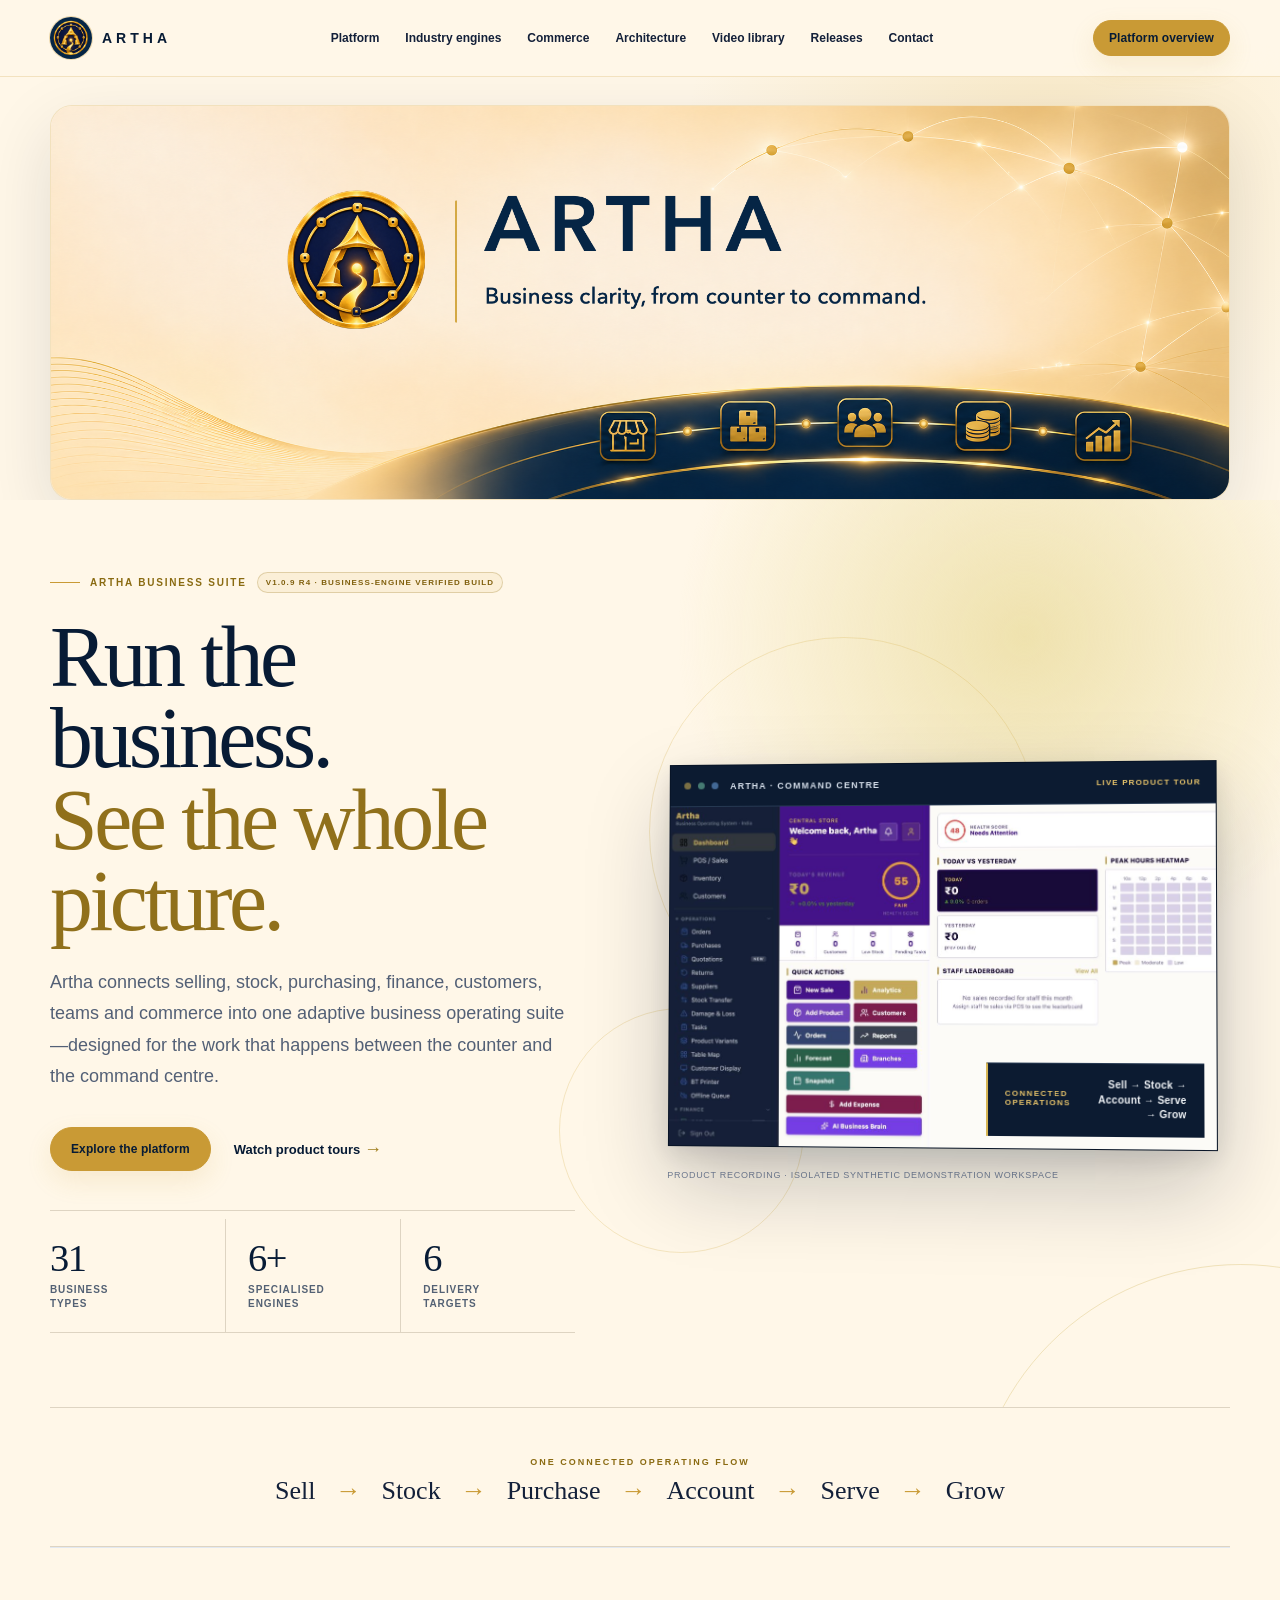
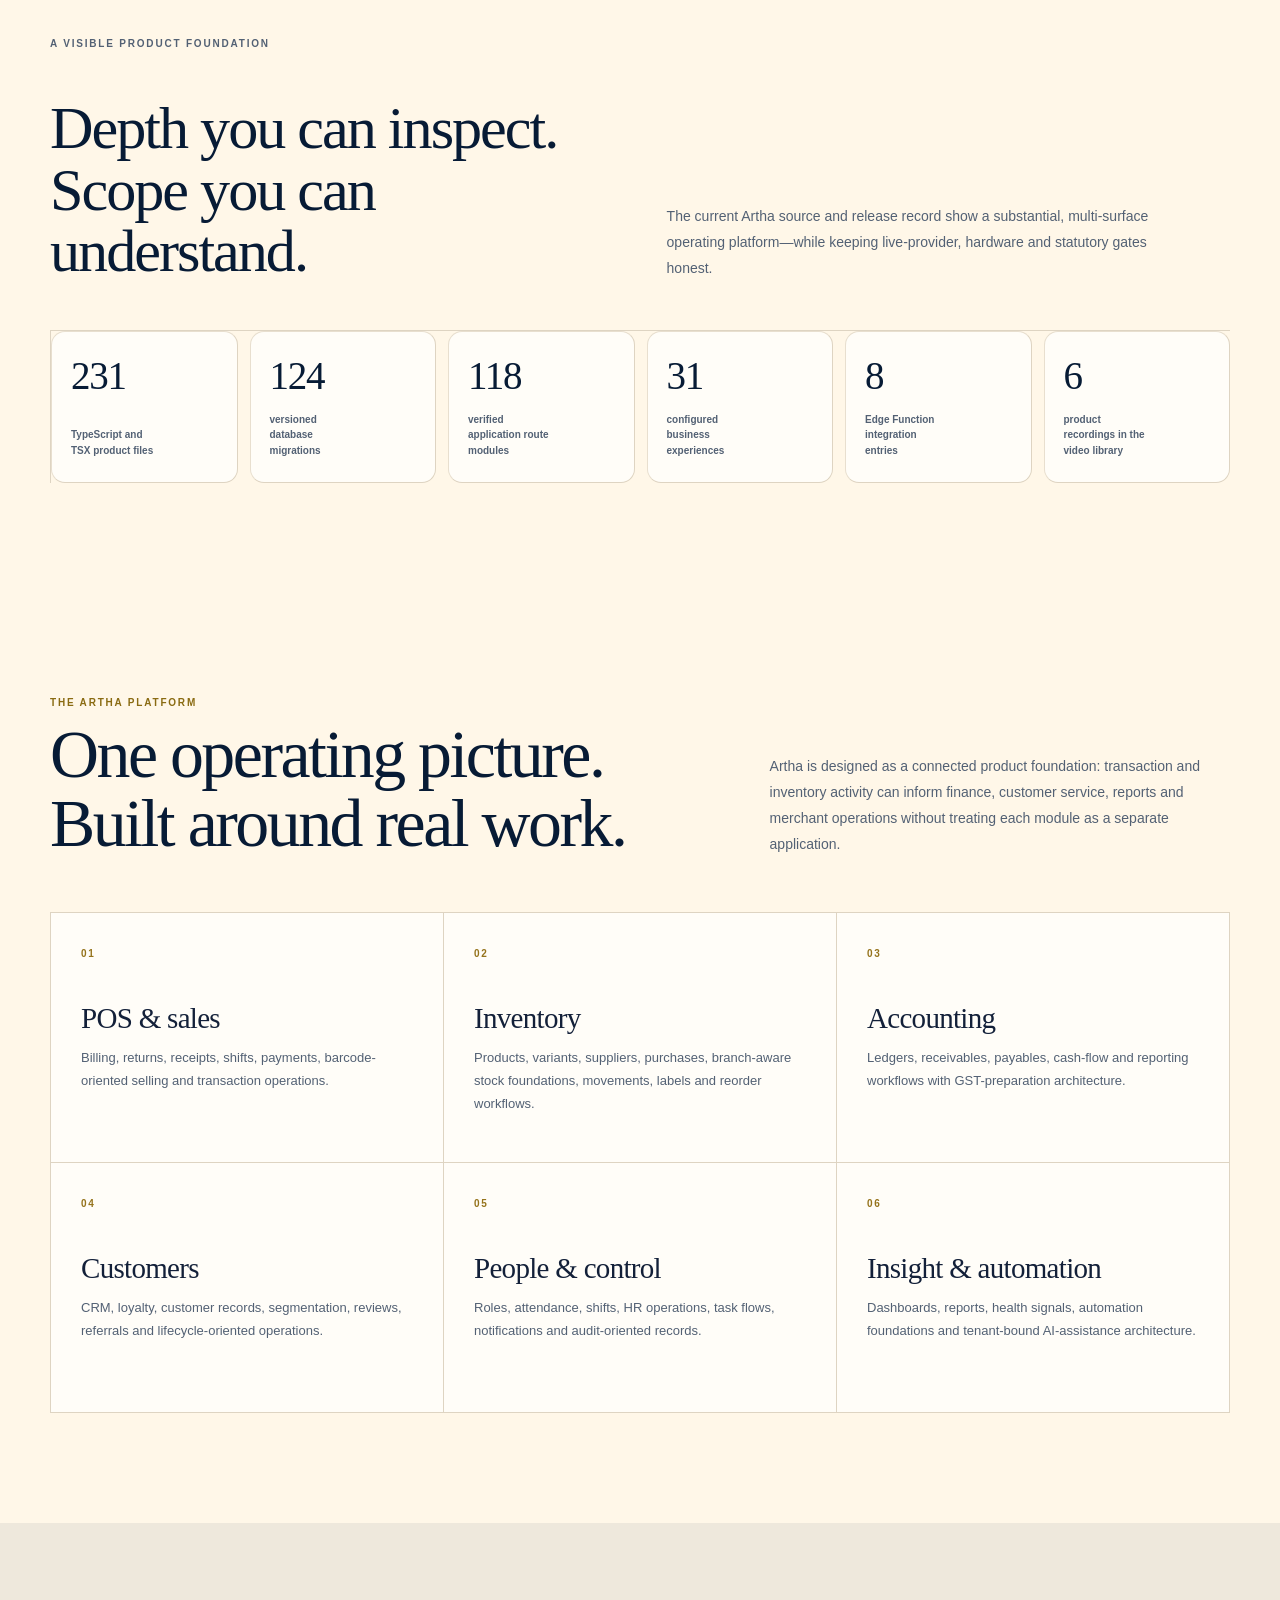
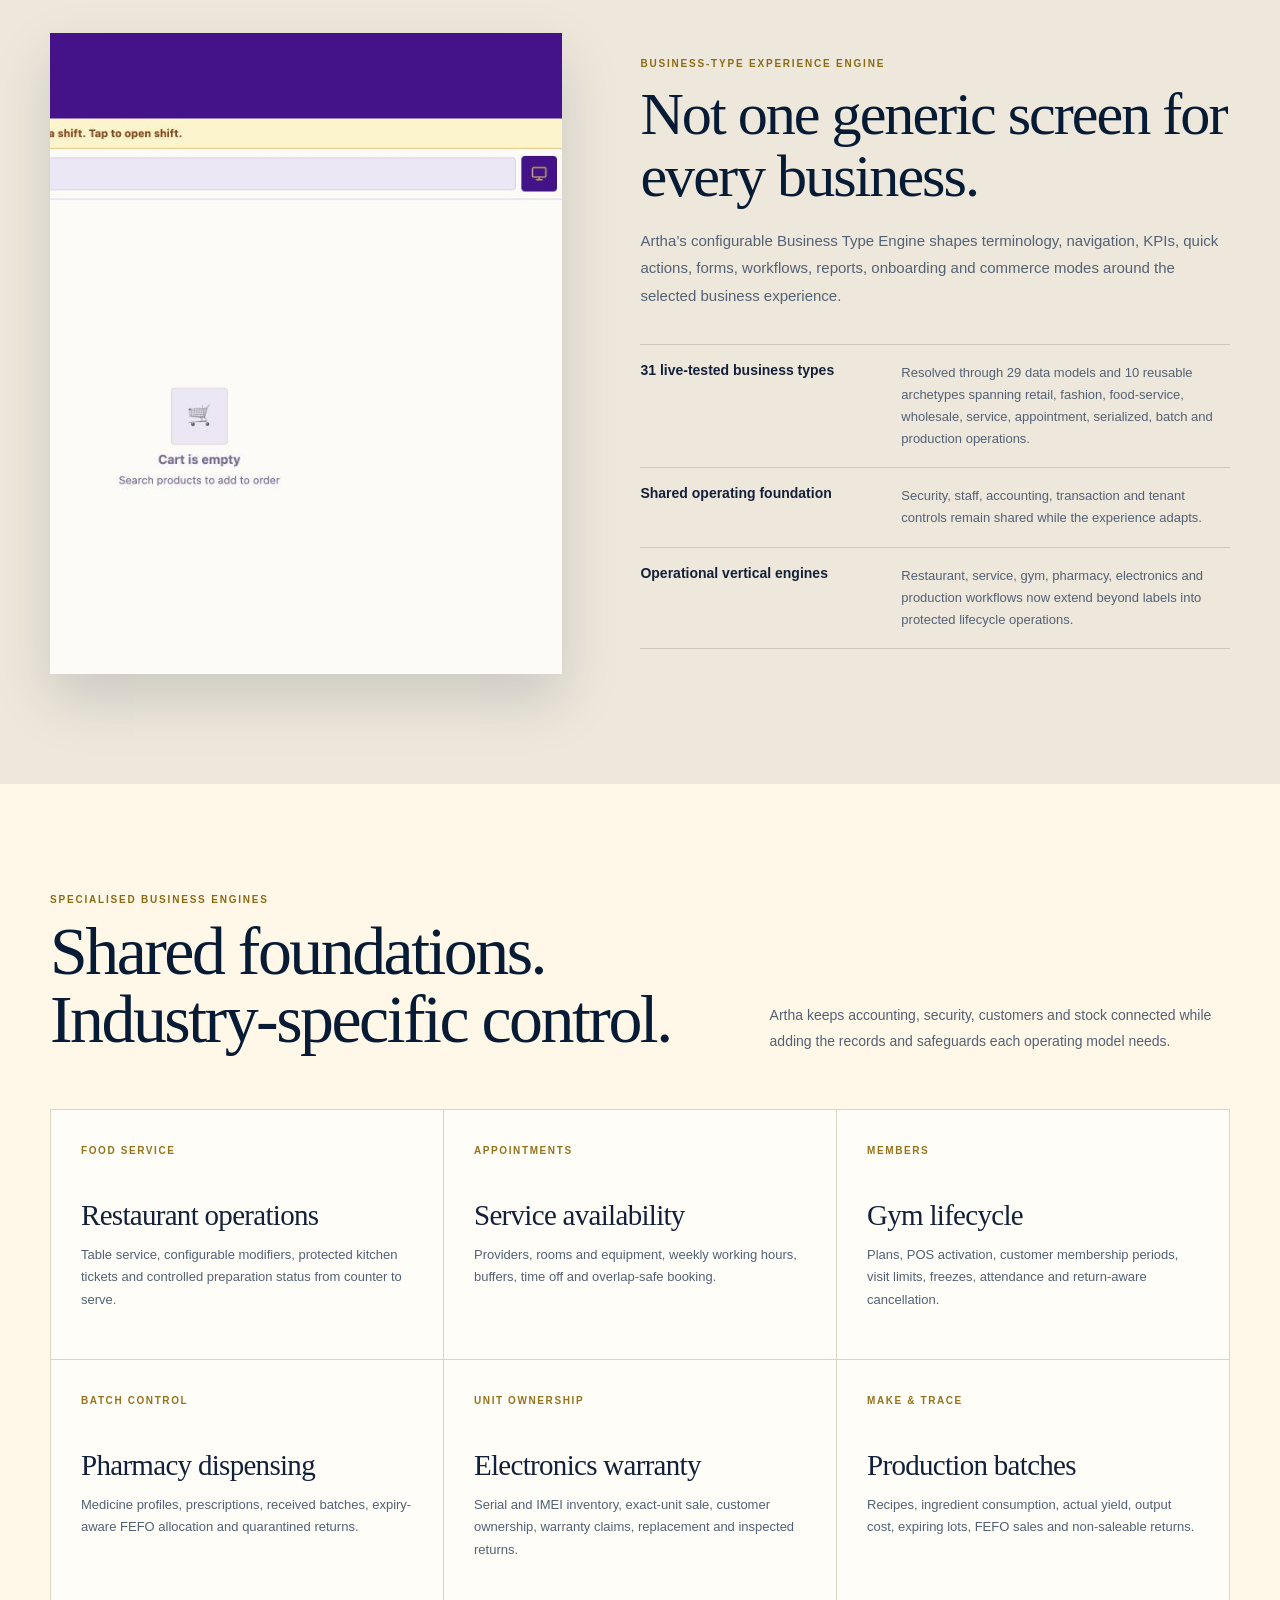
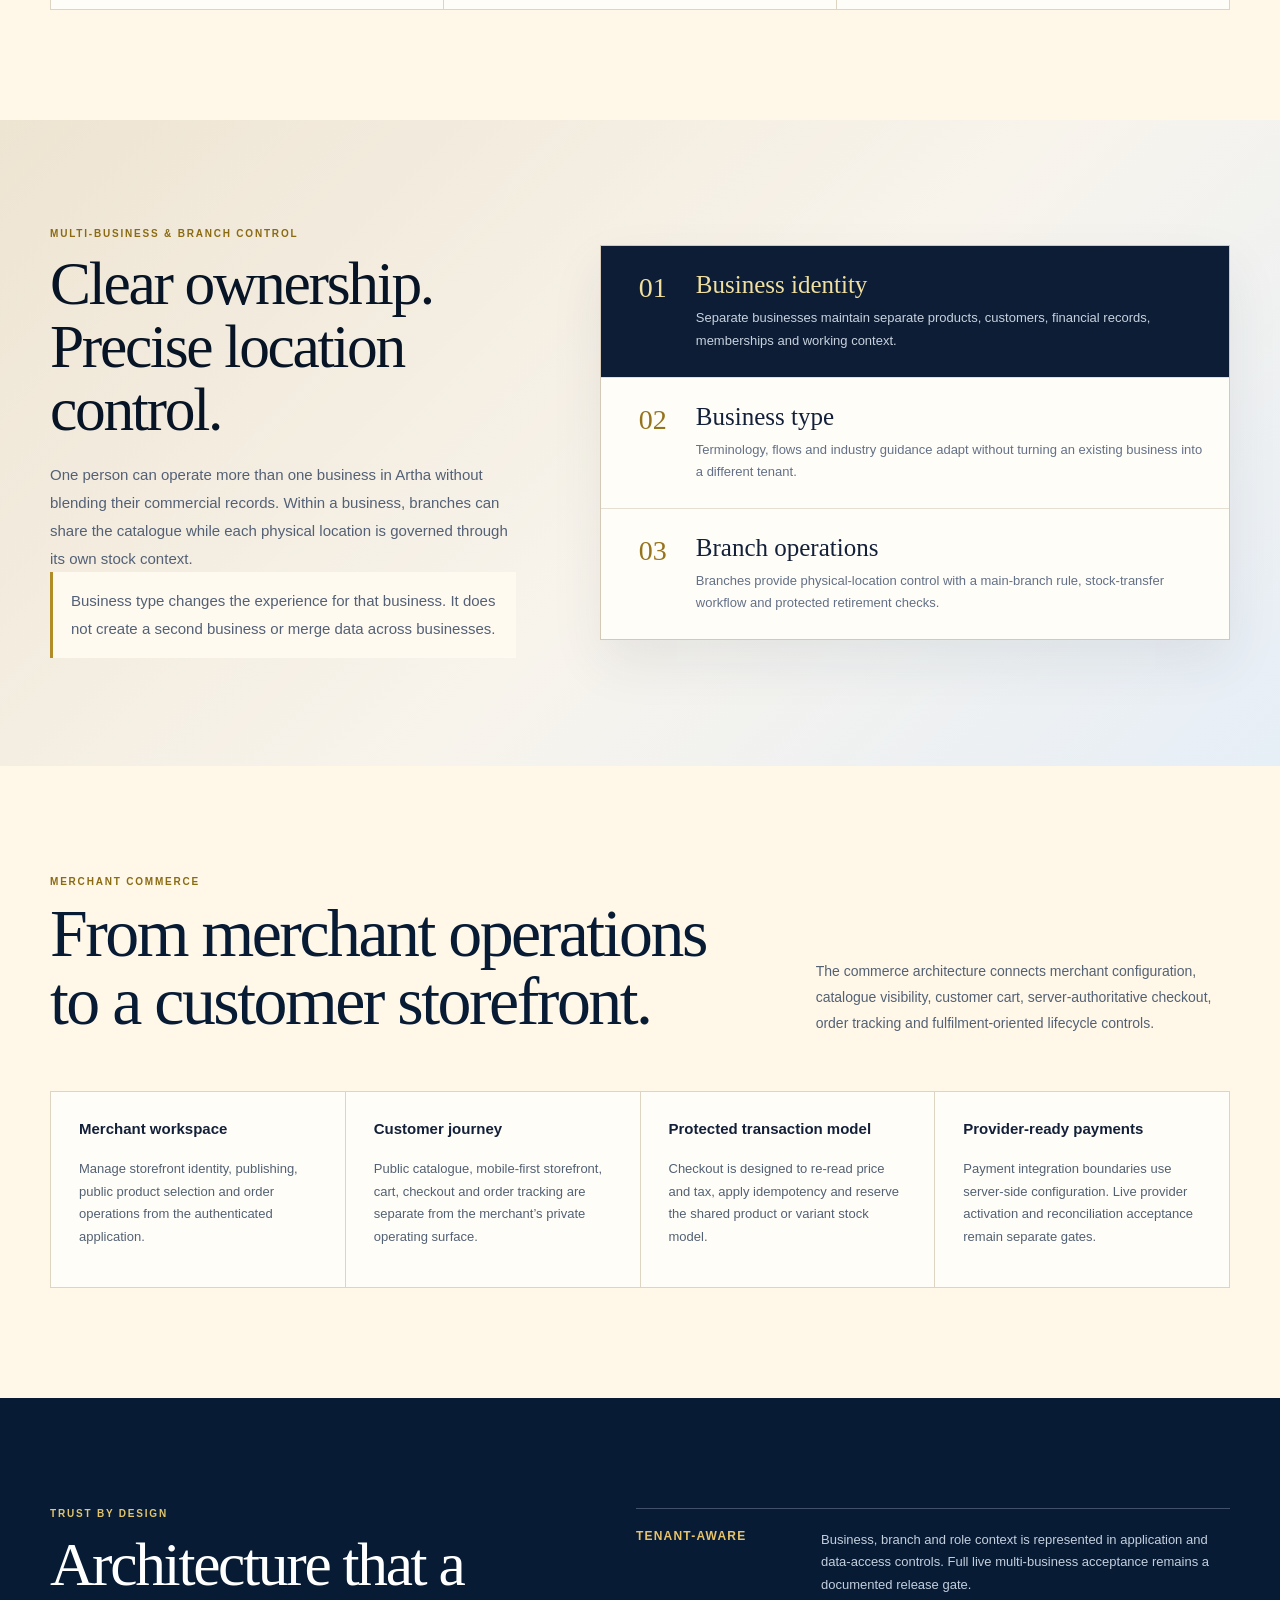
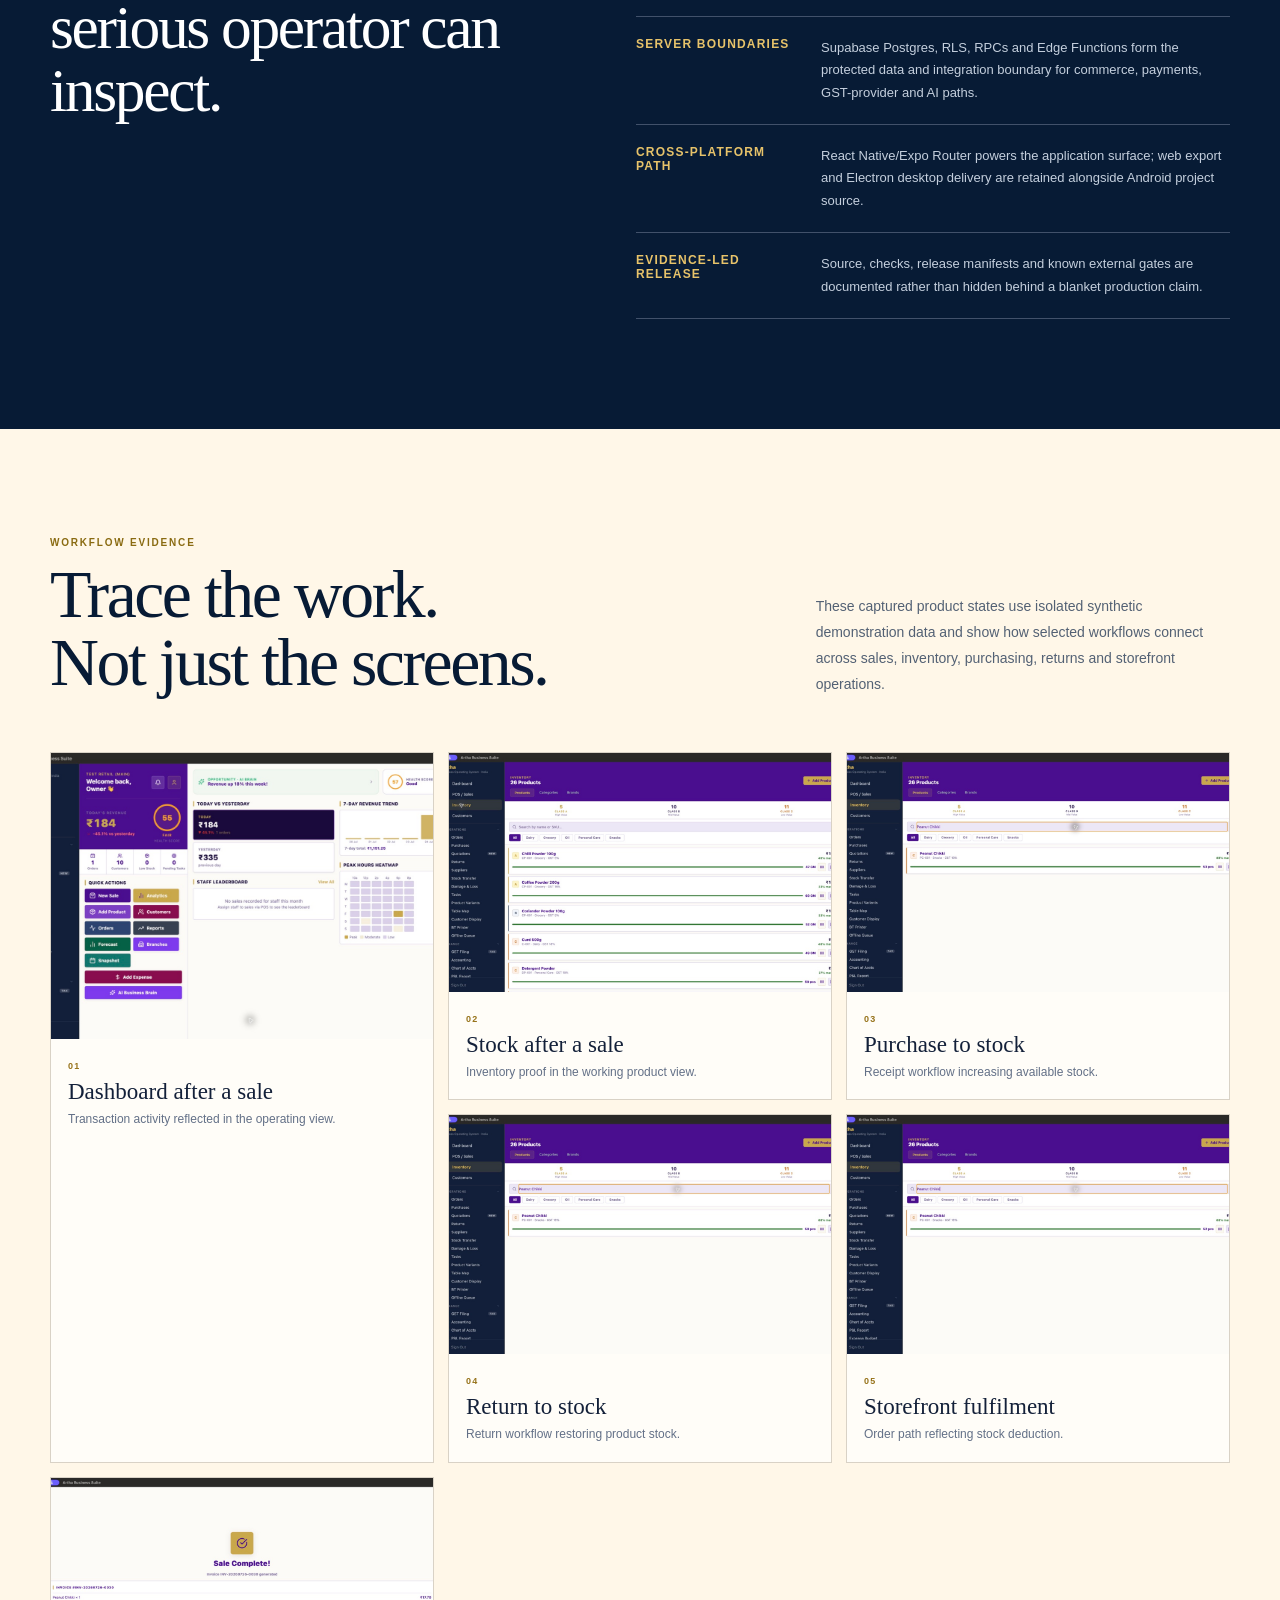
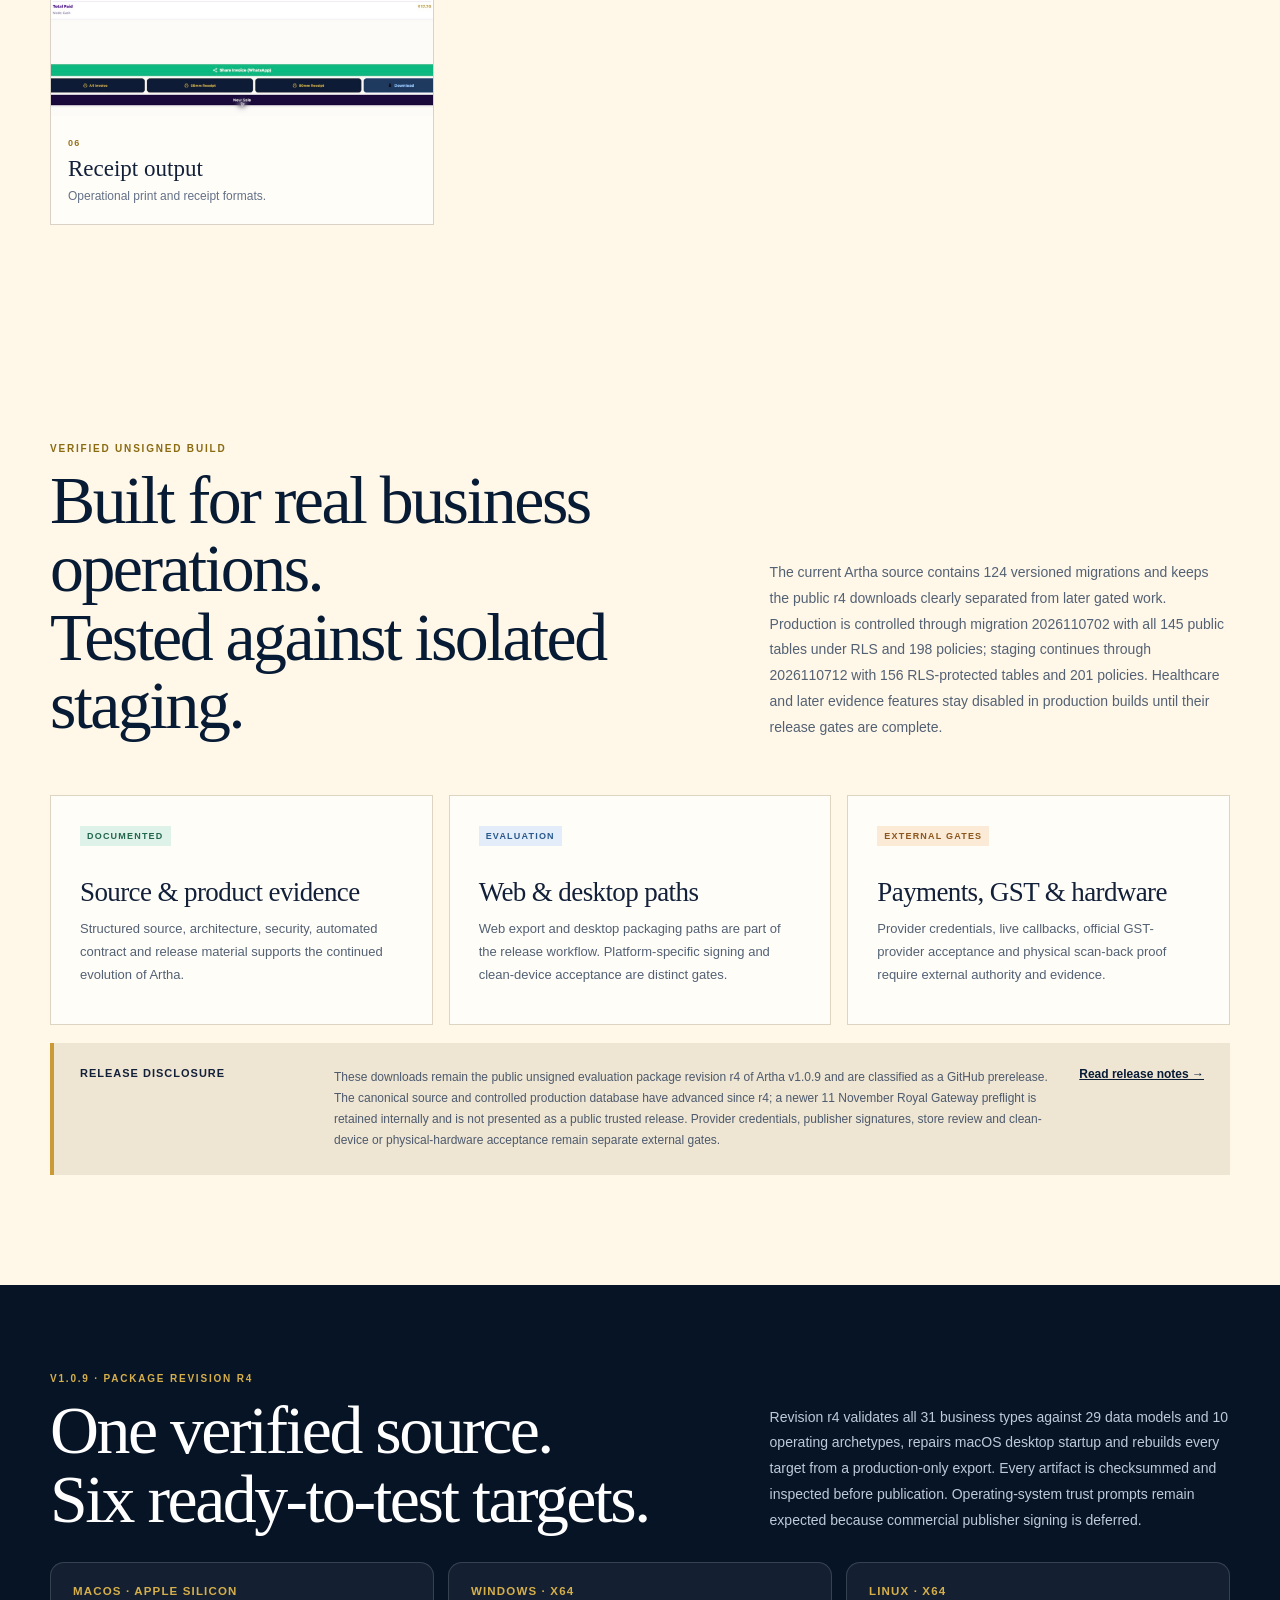
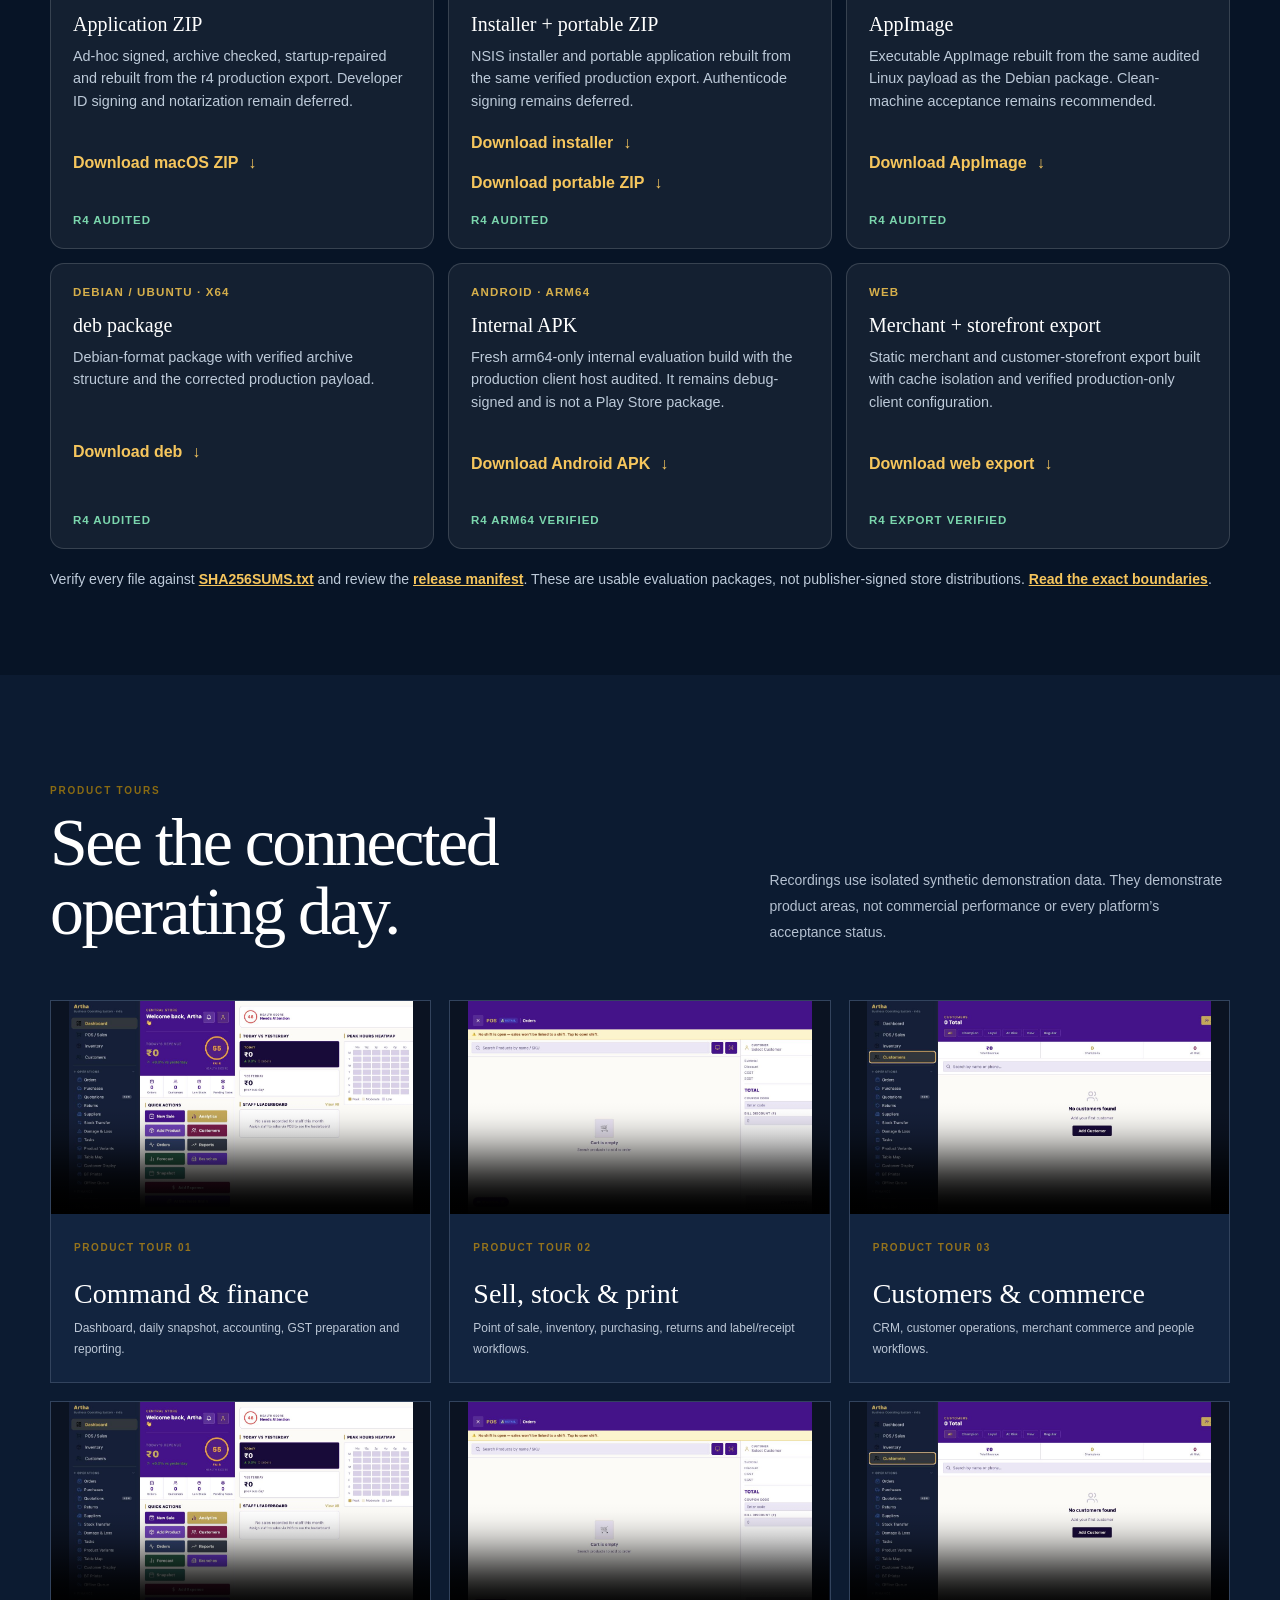
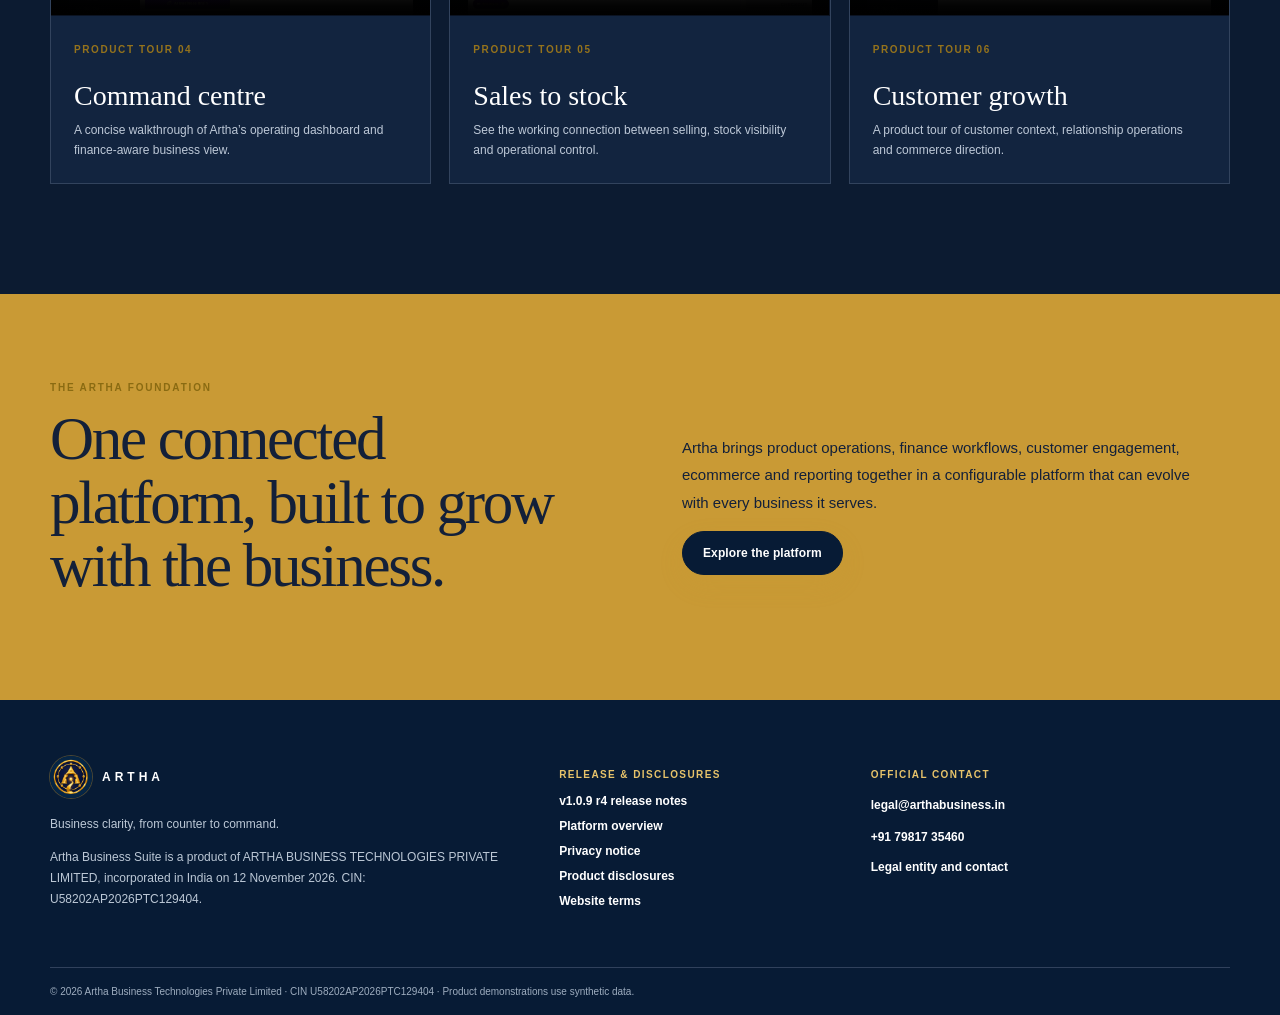
<file: index.html>
<!doctype html>
<html lang="en">
<head>
  <meta charset="utf-8">
  <meta name="viewport" content="width=device-width,initial-scale=1">
  <meta name="description" content="Artha Business Suite is a multi-industry business operating platform for POS, inventory, finance, GST preparation, CRM, teams, commerce and storefront operations.">
  <meta name="theme-color" content="#071426">
  <meta property="og:type" content="website">
  <meta property="og:title" content="Artha Business Suite — Business clarity, from counter to command">
  <meta property="og:description" content="A connected multi-industry operating platform for sales, stock, finance, customers and commerce.">
  <meta property="og:image" content="assets/og.png">
  <meta property="og:image:width" content="1200">
  <meta property="og:image:height" content="630">
  <meta name="twitter:card" content="summary_large_image">
  <meta name="twitter:title" content="Artha Business Suite — Business clarity, from counter to command">
  <meta name="twitter:description" content="A connected multi-industry operating platform for sales, stock, finance, customers and commerce.">
  <meta name="twitter:image" content="assets/og.png">
  <title>Artha Business Suite — Business clarity, from counter to command</title>
  <link rel="icon" href="assets/artha-icon.png">
  <link rel="stylesheet" href="styles.css">
  <link rel="stylesheet" href="brand.css">
  <link rel="stylesheet" href="release.css">
</head>
<body>
  <a class="skip-link" href="#main">Skip to content</a>
  <header class="site-header">
    <div class="wrap nav">
      <a class="brand" href="#top" aria-label="Artha Business Suite home"><img src="assets/artha-icon.png" alt="Artha Royal Gateway emblem">ARTHA</a>
      <nav aria-label="Primary navigation">
        <a href="#platform">Platform</a>
        <a href="#verticals">Industry engines</a>
        <a href="#commerce">Commerce</a>
        <a href="#architecture">Architecture</a>
        <a href="#demos">Video library</a>
        <a href="#releases">Releases</a>
        <a href="contact.html">Contact</a>
      </nav>
      <a class="button button-small" href="platform.html">Platform overview</a>
      <details class="mobile-menu">
        <summary aria-label="Open navigation">Menu</summary>
        <nav aria-label="Mobile navigation">
          <a href="#platform">Platform</a><a href="#verticals">Industry engines</a><a href="#commerce">Commerce</a><a href="#architecture">Architecture</a><a href="#demos">Video library</a><a href="#releases">Releases</a><a href="contact.html">Contact</a>
        </nav>
      </details>
    </div>
  </header>

  <main id="main">
    <section class="brand-banner" aria-label="Artha Business Suite identity">
      <div class="wrap brand-banner-frame">
        <img class="brand-banner-art" src="assets/brand/artha-website-hero-royal-gateway.png" alt="Artha Royal Gateway emblem and the words Business clarity, from counter to command">
        <div class="brand-banner-mobile" aria-hidden="true">
          <img src="assets/brand/artha-master-emblem.png" alt="">
          <div><strong>ARTHA</strong><span>Business clarity, from counter to command.</span></div>
        </div>
      </div>
    </section>
    <section class="hero" id="top">
      <div class="wrap hero-grid">
        <div>
          <p class="eyebrow"><span></span>Artha Business Suite <b class="release-chip">v1.0.9 r4 · business-engine verified build</b></p>
          <h1>Run the business.<br><em>See the whole picture.</em></h1>
          <p class="lede">Artha connects selling, stock, purchasing, finance, customers, teams and commerce into one adaptive business operating suite—designed for the work that happens between the counter and the command centre.</p>
          <div class="actions">
            <a class="button" href="#platform">Explore the platform</a>
            <a class="text-link" href="#demos">Watch product tours <span aria-hidden="true">→</span></a>
          </div>
          <div class="hero-proof" aria-label="Artha scope at a glance">
            <div><strong>31</strong><span>business types</span></div>
            <div><strong>6+</strong><span>specialised engines</span></div>
            <div><strong>6</strong><span>delivery targets</span></div>
          </div>
        </div>
        <figure class="hero-stage">
          <div class="stage-orbit orbit-one"></div><div class="stage-orbit orbit-two"></div>
          <div class="stage-window">
            <div class="stage-bar"><span></span><span></span><span></span><b>ARTHA · COMMAND CENTRE</b><i>LIVE PRODUCT TOUR</i></div>
            <video muted autoplay loop playsinline preload="metadata" poster="assets/media/dashboard.png" aria-label="Artha command centre product tour using synthetic demonstration data"><source src="assets/media/artha-command-centre.mp4" type="video/mp4"></video>
            <div class="stage-annotation"><span>CONNECTED OPERATIONS</span><strong>Sell → Stock → Account → Serve → Grow</strong></div>
          </div>
          <figcaption>Product recording · isolated synthetic demonstration workspace</figcaption>
        </figure>
      </div>
    </section>

    <section class="operating-flow wrap" aria-label="Connected operating flow">
      <p>ONE CONNECTED OPERATING FLOW</p>
      <div><span>Sell</span><b>→</b><span>Stock</span><b>→</b><span>Purchase</span><b>→</b><span>Account</span><b>→</b><span>Serve</span><b>→</b><span>Grow</span></div>
    </section>

    <section class="proof-section wrap" aria-label="Artha product evidence">
      <div class="proof-heading"><p class="kicker">A visible product foundation</p><h2>Depth you can inspect.<br>Scope you can understand.</h2><p>The current Artha source and release record show a substantial, multi-surface operating platform—while keeping live-provider, hardware and statutory gates honest.</p></div>
      <div class="proof-grid proof-grid-six">
        <article><strong>231</strong><span>TypeScript and TSX product files</span></article>
        <article><strong>124</strong><span>versioned database migrations</span></article>
        <article><strong>118</strong><span>verified application route modules</span></article>
        <article><strong>31</strong><span>configured business experiences</span></article>
        <article><strong>8</strong><span>Edge Function integration entries</span></article>
        <article><strong>6</strong><span>product recordings in the video library</span></article>
      </div>
    </section>

    <section class="section wrap" id="platform">
      <div class="section-heading">
        <div><p class="kicker">The Artha platform</p><h2>One operating picture.<br>Built around real work.</h2></div>
        <p>Artha is designed as a connected product foundation: transaction and inventory activity can inform finance, customer service, reports and merchant operations without treating each module as a separate application.</p>
      </div>
      <div class="capability-grid">
        <article><span>01</span><h3>POS &amp; sales</h3><p>Billing, returns, receipts, shifts, payments, barcode-oriented selling and transaction operations.</p></article>
        <article><span>02</span><h3>Inventory</h3><p>Products, variants, suppliers, purchases, branch-aware stock foundations, movements, labels and reorder workflows.</p></article>
        <article><span>03</span><h3>Accounting</h3><p>Ledgers, receivables, payables, cash-flow and reporting workflows with GST-preparation architecture.</p></article>
        <article><span>04</span><h3>Customers</h3><p>CRM, loyalty, customer records, segmentation, reviews, referrals and lifecycle-oriented operations.</p></article>
        <article><span>05</span><h3>People &amp; control</h3><p>Roles, attendance, shifts, HR operations, task flows, notifications and audit-oriented records.</p></article>
        <article><span>06</span><h3>Insight &amp; automation</h3><p>Dashboards, reports, health signals, automation foundations and tenant-bound AI-assistance architecture.</p></article>
      </div>
    </section>

    <section class="split-section" id="experiences">
      <div class="wrap split-grid">
        <div class="feature-image"><img src="assets/media/pos.png" alt="Artha point of sale interface with synthetic data"></div>
        <div class="feature-copy">
          <p class="kicker">Business-type experience engine</p>
          <h2>Not one generic screen for every business.</h2>
          <p>Artha’s configurable Business Type Engine shapes terminology, navigation, KPIs, quick actions, forms, workflows, reports, onboarding and commerce modes around the selected business experience.</p>
          <ul class="check-list">
            <li><strong>31 live-tested business types</strong><span>Resolved through 29 data models and 10 reusable archetypes spanning retail, fashion, food-service, wholesale, service, appointment, serialized, batch and production operations.</span></li>
            <li><strong>Shared operating foundation</strong><span>Security, staff, accounting, transaction and tenant controls remain shared while the experience adapts.</span></li>
            <li><strong>Operational vertical engines</strong><span>Restaurant, service, gym, pharmacy, electronics and production workflows now extend beyond labels into protected lifecycle operations.</span></li>
          </ul>
        </div>
      </div>
    </section>

    <section class="section wrap" id="verticals">
      <div class="section-heading">
        <div><p class="kicker">Specialised business engines</p><h2>Shared foundations.<br>Industry-specific control.</h2></div>
        <p>Artha keeps accounting, security, customers and stock connected while adding the records and safeguards each operating model needs.</p>
      </div>
      <div class="capability-grid">
        <article><span>FOOD SERVICE</span><h3>Restaurant operations</h3><p>Table service, configurable modifiers, protected kitchen tickets and controlled preparation status from counter to serve.</p></article>
        <article><span>APPOINTMENTS</span><h3>Service availability</h3><p>Providers, rooms and equipment, weekly working hours, buffers, time off and overlap-safe booking.</p></article>
        <article><span>MEMBERS</span><h3>Gym lifecycle</h3><p>Plans, POS activation, customer membership periods, visit limits, freezes, attendance and return-aware cancellation.</p></article>
        <article><span>BATCH CONTROL</span><h3>Pharmacy dispensing</h3><p>Medicine profiles, prescriptions, received batches, expiry-aware FEFO allocation and quarantined returns.</p></article>
        <article><span>UNIT OWNERSHIP</span><h3>Electronics warranty</h3><p>Serial and IMEI inventory, exact-unit sale, customer ownership, warranty claims, replacement and inspected returns.</p></article>
        <article><span>MAKE &amp; TRACE</span><h3>Production batches</h3><p>Recipes, ingredient consumption, actual yield, output cost, expiring lots, FEFO sales and non-saleable returns.</p></article>
      </div>
    </section>

    <section class="business-model-section" id="operating-model">
      <div class="wrap business-model-grid">
        <div class="business-model-copy">
          <p class="kicker">Multi-business &amp; branch control</p>
          <h2>Clear ownership.<br>Precise location control.</h2>
          <p>One person can operate more than one business in Artha without blending their commercial records. Within a business, branches can share the catalogue while each physical location is governed through its own stock context.</p>
          <p class="model-note">Business type changes the experience for that business. It does not create a second business or merge data across businesses.</p>
        </div>
        <div class="tenancy-panel" aria-label="Business and branch operating model">
          <article class="model-anchor"><span>01</span><div><b>Business identity</b><p>Separate businesses maintain separate products, customers, financial records, memberships and working context.</p></div></article>
          <article><span>02</span><div><b>Business type</b><p>Terminology, flows and industry guidance adapt without turning an existing business into a different tenant.</p></div></article>
          <article><span>03</span><div><b>Branch operations</b><p>Branches provide physical-location control with a main-branch rule, stock-transfer workflow and protected retirement checks.</p></div></article>
        </div>
      </div>
    </section>

    <section class="section wrap" id="commerce">
      <div class="section-heading narrow">
        <div><p class="kicker">Merchant commerce</p><h2>From merchant operations<br>to a customer storefront.</h2></div>
        <p>The commerce architecture connects merchant configuration, catalogue visibility, customer cart, server-authoritative checkout, order tracking and fulfilment-oriented lifecycle controls.</p>
      </div>
      <div class="commerce-grid">
        <article><b>Merchant workspace</b><p>Manage storefront identity, publishing, public product selection and order operations from the authenticated application.</p></article>
        <article><b>Customer journey</b><p>Public catalogue, mobile-first storefront, cart, checkout and order tracking are separate from the merchant’s private operating surface.</p></article>
        <article><b>Protected transaction model</b><p>Checkout is designed to re-read price and tax, apply idempotency and reserve the shared product or variant stock model.</p></article>
        <article><b>Provider-ready payments</b><p>Payment integration boundaries use server-side configuration. Live provider activation and reconciliation acceptance remain separate gates.</p></article>
      </div>
    </section>

    <section class="dark-section" id="architecture">
      <div class="wrap architecture-grid">
        <div><p class="kicker">Trust by design</p><h2>Architecture that a serious operator can inspect.</h2></div>
        <div class="architecture-list">
          <article><span>Tenant-aware</span><p>Business, branch and role context is represented in application and data-access controls. Full live multi-business acceptance remains a documented release gate.</p></article>
          <article><span>Server boundaries</span><p>Supabase Postgres, RLS, RPCs and Edge Functions form the protected data and integration boundary for commerce, payments, GST-provider and AI paths.</p></article>
          <article><span>Cross-platform path</span><p>React Native/Expo Router powers the application surface; web export and Electron desktop delivery are retained alongside Android project source.</p></article>
          <article><span>Evidence-led release</span><p>Source, checks, release manifests and known external gates are documented rather than hidden behind a blanket production claim.</p></article>
        </div>
      </div>
    </section>

    <section class="evidence-workbench wrap">
      <div class="section-heading narrow">
        <div><p class="kicker">Workflow evidence</p><h2>Trace the work.<br>Not just the screens.</h2></div>
        <p>These captured product states use isolated synthetic demonstration data and show how selected workflows connect across sales, inventory, purchasing, returns and storefront operations.</p>
      </div>
      <div class="evidence-wall">
        <figure class="evidence-feature"><img src="assets/evidence/dashboard-after-real-sale.png" alt="Artha dashboard state after a synthetic sale"><figcaption><span>01</span><b>Dashboard after a sale</b><p>Transaction activity reflected in the operating view.</p></figcaption></figure>
        <figure><img src="assets/evidence/inventory-after-real-sale.png" alt="Artha inventory state after a synthetic sale"><figcaption><span>02</span><b>Stock after a sale</b><p>Inventory proof in the working product view.</p></figcaption></figure>
        <figure><img src="assets/evidence/purchase-stock-increased.png" alt="Artha product stock after a synthetic purchase"><figcaption><span>03</span><b>Purchase to stock</b><p>Receipt workflow increasing available stock.</p></figcaption></figure>
        <figure><img src="assets/evidence/return-stock-restored.png" alt="Artha inventory state after a synthetic return"><figcaption><span>04</span><b>Return to stock</b><p>Return workflow restoring product stock.</p></figcaption></figure>
        <figure><img src="assets/evidence/storefront-order-stock-deducted.png" alt="Artha storefront order stock deduction evidence"><figcaption><span>05</span><b>Storefront fulfilment</b><p>Order path reflecting stock deduction.</p></figcaption></figure>
        <figure><img src="assets/evidence/receipt-formats-real-sale.png" alt="Artha receipt format examples generated from a synthetic sale"><figcaption><span>06</span><b>Receipt output</b><p>Operational print and receipt formats.</p></figcaption></figure>
      </div>
    </section>

    <section class="section wrap" id="evidence">
      <div class="section-heading">
        <div><p class="kicker">Verified unsigned build</p><h2>Built for real business operations.<br>Tested against isolated staging.</h2></div>
        <p>The current Artha source contains 124 versioned migrations and keeps the public r4 downloads clearly separated from later gated work. Production is controlled through migration 2026110702 with all 145 public tables under RLS and 198 policies; staging continues through 2026110712 with 156 RLS-protected tables and 201 policies. Healthcare and later evidence features stay disabled in production builds until their release gates are complete.</p>
      </div>
      <div class="status-grid">
        <article><span class="status-label verified">Documented</span><h3>Source &amp; product evidence</h3><p>Structured source, architecture, security, automated contract and release material supports the continued evolution of Artha.</p></article>
        <article><span class="status-label evaluation">Evaluation</span><h3>Web &amp; desktop paths</h3><p>Web export and desktop packaging paths are part of the release workflow. Platform-specific signing and clean-device acceptance are distinct gates.</p></article>
        <article><span class="status-label external">External gates</span><h3>Payments, GST &amp; hardware</h3><p>Provider credentials, live callbacks, official GST-provider acceptance and physical scan-back proof require external authority and evidence.</p></article>
      </div>
      <div class="release-note"><strong>Release disclosure</strong><p>These downloads remain the public unsigned evaluation package revision r4 of Artha v1.0.9 and are classified as a GitHub prerelease. The canonical source and controlled production database have advanced since r4; a newer 11 November Royal Gateway preflight is retained internally and is not presented as a public trusted release. Provider credentials, publisher signatures, store review and clean-device or physical-hardware acceptance remain separate external gates.</p><a href="release-notes.html">Read release notes →</a></div>
    </section>

    <section class="release-hub" id="releases">
      <div class="wrap">
        <div class="section-heading inverse"><div><p class="kicker">v1.0.9 · package revision r4</p><h2>One verified source.<br>Six ready-to-test targets.</h2></div><p>Revision r4 validates all 31 business types against 29 data models and 10 operating archetypes, repairs macOS desktop startup and rebuilds every target from a production-only export. Every artifact is checksummed and inspected before publication. Operating-system trust prompts remain expected because commercial publisher signing is deferred.</p></div>
        <div class="package-grid">
          <article><span class="package-platform">macOS · Apple Silicon</span><h3>Application ZIP</h3><p>Ad-hoc signed, archive checked, startup-repaired and rebuilt from the r4 production export. Developer ID signing and notarization remain deferred.</p><a href="https://github.com/TechHorizonAdmin/artha-official/releases/download/v1.0.9-unsigned-r4/Artha-Business-Suite-macOS-Apple-Silicon-1.0.9.zip">Download macOS ZIP <span>↓</span></a><span class="package-status package-status-ready">R4 AUDITED</span></article>
          <article><span class="package-platform">Windows · x64</span><h3>Installer + portable ZIP</h3><p>NSIS installer and portable application rebuilt from the same verified production export. Authenticode signing remains deferred.</p><a href="https://github.com/TechHorizonAdmin/artha-official/releases/download/v1.0.9-unsigned-r4/Artha-Business-Suite-Windows-Setup-1.0.9-x64.exe">Download installer <span>↓</span></a><a href="https://github.com/TechHorizonAdmin/artha-official/releases/download/v1.0.9-unsigned-r4/Artha-Business-Suite-Windows-portable-1.0.9-x64.zip">Download portable ZIP <span>↓</span></a><span class="package-status package-status-ready">R4 AUDITED</span></article>
          <article><span class="package-platform">Linux · x64</span><h3>AppImage</h3><p>Executable AppImage rebuilt from the same audited Linux payload as the Debian package. Clean-machine acceptance remains recommended.</p><a href="https://github.com/TechHorizonAdmin/artha-official/releases/download/v1.0.9-unsigned-r4/Artha-Business-Suite-Linux-1.0.9-x86_64.AppImage">Download AppImage <span>↓</span></a><span class="package-status package-status-ready">R4 AUDITED</span></article>
          <article><span class="package-platform">Debian / Ubuntu · x64</span><h3>deb package</h3><p>Debian-format package with verified archive structure and the corrected production payload.</p><a href="https://github.com/TechHorizonAdmin/artha-official/releases/download/v1.0.9-unsigned-r4/Artha-Business-Suite-Linux-1.0.9-amd64.deb">Download deb <span>↓</span></a><span class="package-status package-status-ready">R4 AUDITED</span></article>
          <article><span class="package-platform">Android · arm64</span><h3>Internal APK</h3><p>Fresh arm64-only internal evaluation build with the production client host audited. It remains debug-signed and is not a Play Store package.</p><a href="https://github.com/TechHorizonAdmin/artha-official/releases/download/v1.0.9-unsigned-r4/Artha-Business-Suite-Android-internal-1.0.9-arm64.apk">Download Android APK <span>↓</span></a><span class="package-status package-status-ready">R4 ARM64 VERIFIED</span></article>
          <article><span class="package-platform">Web</span><h3>Merchant + storefront export</h3><p>Static merchant and customer-storefront export built with cache isolation and verified production-only client configuration.</p><a href="https://github.com/TechHorizonAdmin/artha-official/releases/download/v1.0.9-unsigned-r4/Artha-Web-Application-unsigned-1.0.9.zip">Download web export <span>↓</span></a><span class="package-status package-status-ready">R4 EXPORT VERIFIED</span></article>
        </div>
        <p class="release-library-note">Verify every file against <a href="downloads/SHA256SUMS.txt">SHA256SUMS.txt</a> and review the <a href="downloads/RELEASE-MANIFEST.md">release manifest</a>. These are usable evaluation packages, not publisher-signed store distributions. <a href="release-notes.html">Read the exact boundaries</a>.</p>
      </div>
    </section>

    <section class="demo-section" id="demos">
      <div class="wrap">
        <div class="section-heading inverse"><div><p class="kicker">Product tours</p><h2>See the connected<br>operating day.</h2></div><p>Recordings use isolated synthetic demonstration data. They demonstrate product areas, not commercial performance or every platform’s acceptance status.</p></div>
        <div class="video-grid">
          <article><video controls preload="metadata" poster="assets/media/dashboard.png"><source src="assets/media/artha-1.0.7-command-finance.webm" type="video/webm"></video><div><span>PRODUCT TOUR 01</span><h3>Command &amp; finance</h3><p>Dashboard, daily snapshot, accounting, GST preparation and reporting.</p></div></article>
          <article><video controls preload="metadata" poster="assets/media/pos.png"><source src="assets/media/artha-1.0.7-sell-stock-print.webm" type="video/webm"></video><div><span>PRODUCT TOUR 02</span><h3>Sell, stock &amp; print</h3><p>Point of sale, inventory, purchasing, returns and label/receipt workflows.</p></div></article>
          <article><video controls preload="metadata" poster="assets/media/customers.png"><source src="assets/media/artha-1.0.7-customers-commerce-people.webm" type="video/webm"></video><div><span>PRODUCT TOUR 03</span><h3>Customers &amp; commerce</h3><p>CRM, customer operations, merchant commerce and people workflows.</p></div></article>
          <article><video controls preload="metadata" poster="assets/media/dashboard.png"><source src="assets/media/artha-command-centre.mp4" type="video/mp4"></video><div><span>PRODUCT TOUR 04</span><h3>Command centre</h3><p>A concise walkthrough of Artha’s operating dashboard and finance-aware business view.</p></div></article>
          <article><video controls preload="metadata" poster="assets/media/pos.png"><source src="assets/media/artha-sell-and-stock.mp4" type="video/mp4"></video><div><span>PRODUCT TOUR 05</span><h3>Sales to stock</h3><p>See the working connection between selling, stock visibility and operational control.</p></div></article>
          <article><video controls preload="metadata" poster="assets/media/customers.png"><source src="assets/media/artha-customer-growth.mp4" type="video/mp4"></video><div><span>PRODUCT TOUR 06</span><h3>Customer growth</h3><p>A product tour of customer context, relationship operations and commerce direction.</p></div></article>
        </div>
      </div>
    </section>

    <section class="artha-callout">
      <div class="wrap artha-callout-grid"><div><p class="kicker">The Artha foundation</p><h2>One connected platform, built to grow with the business.</h2></div><div><p>Artha brings product operations, finance workflows, customer engagement, ecommerce and reporting together in a configurable platform that can evolve with every business it serves.</p><a class="button button-dark" href="platform.html">Explore the platform</a></div></div>
    </section>
  </main>

  <footer class="site-footer">
    <div class="wrap footer-grid"><div><a class="brand brand-light" href="#top"><img src="assets/artha-icon.png" alt="Artha Royal Gateway emblem">ARTHA</a><p>Business clarity, from counter to command.</p><p>Artha Business Suite is a product of ARTHA BUSINESS TECHNOLOGIES PRIVATE LIMITED, incorporated in India on 12 November 2026. CIN: U58202AP2026PTC129404.</p></div><div><p class="footer-title">Release &amp; disclosures</p><a href="release-notes.html">v1.0.9 r4 release notes</a><a href="platform.html">Platform overview</a><a href="privacy.html">Privacy notice</a><a href="disclosures.html">Product disclosures</a><a href="terms.html">Website terms</a></div><div><p class="footer-title">Official contact</p><p><a href="mailto:legal@arthabusiness.in">legal@arthabusiness.in</a><a href="tel:+917981735460">+91 79817 35460</a></p><a href="contact.html">Legal entity and contact</a></div></div>
    <div class="wrap footer-bottom">© 2026 Artha Business Technologies Private Limited · CIN U58202AP2026PTC129404 · Product demonstrations use synthetic data.</div>
  </footer>
</body>
</html>
</file>
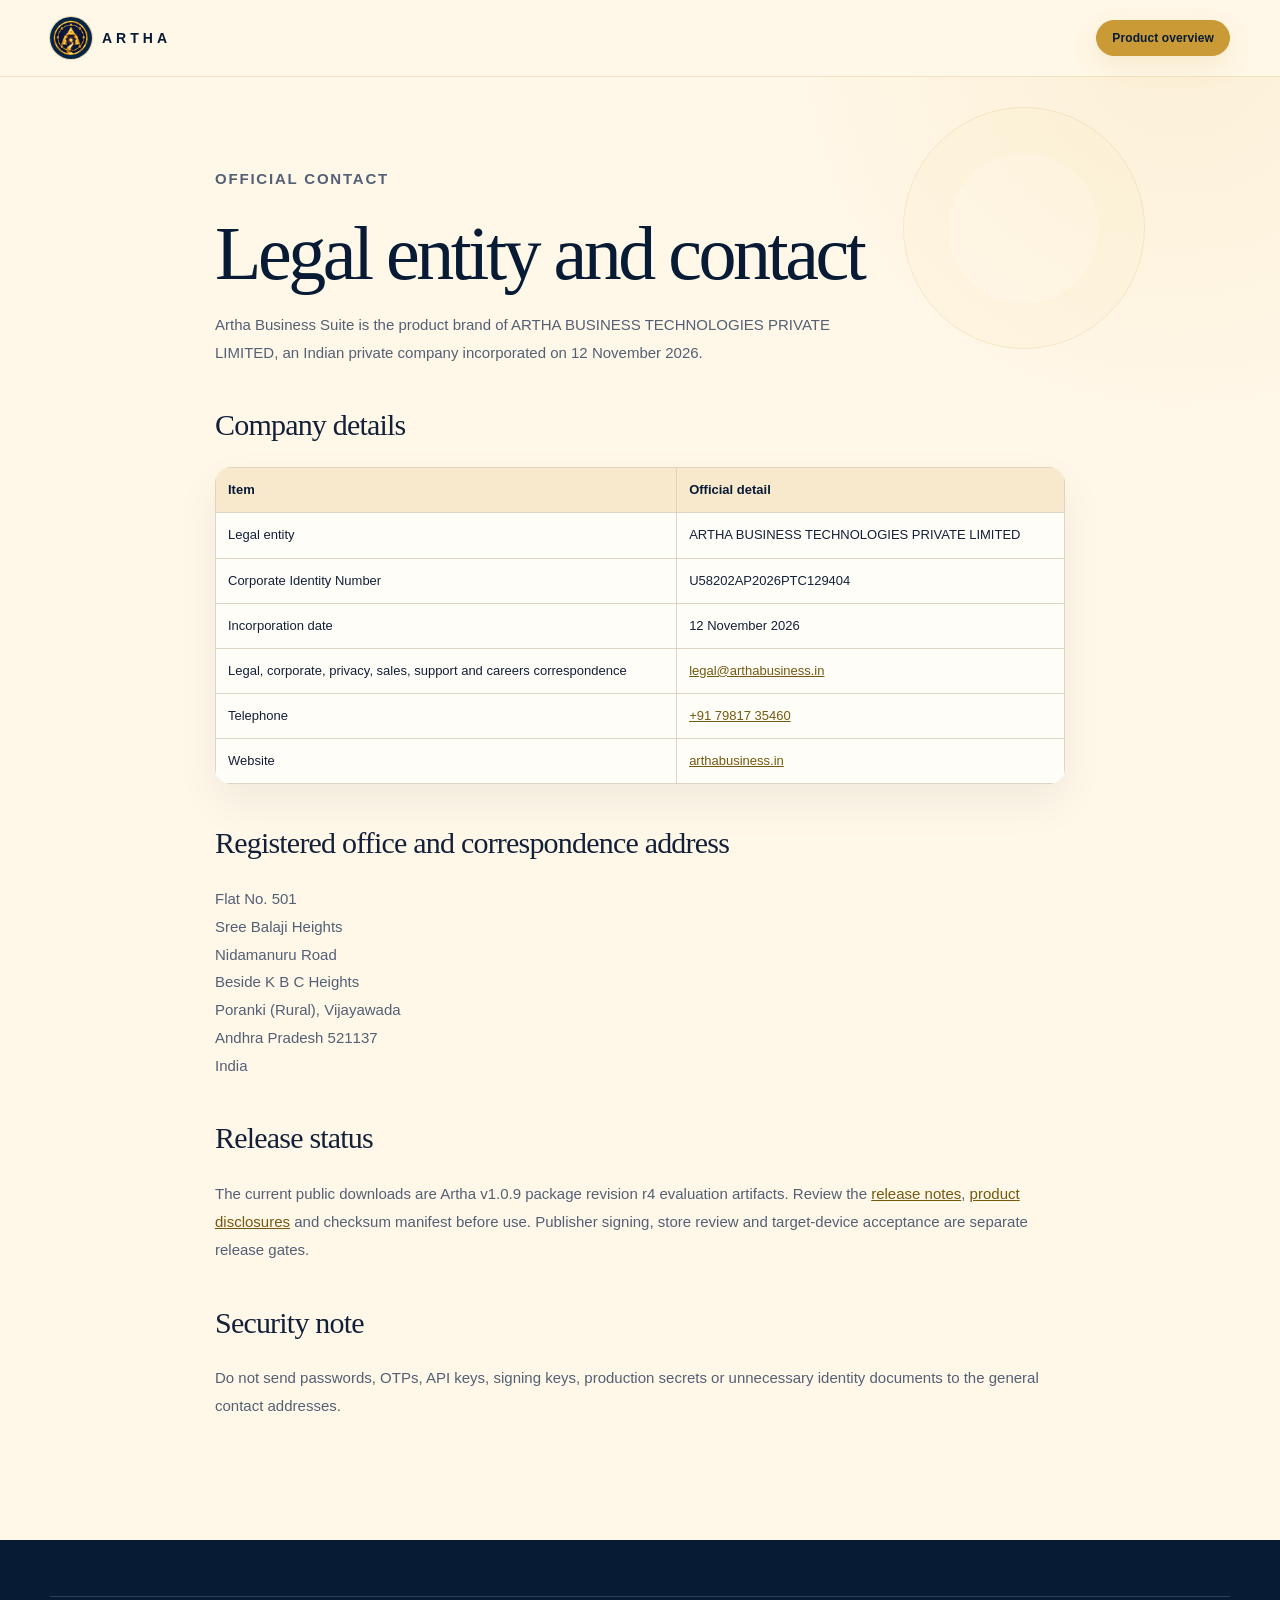
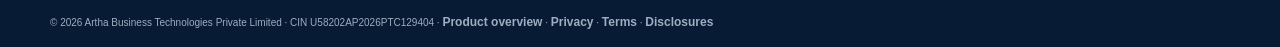
<file: contact.html>
<!doctype html>
<html lang="en">
<head>
  <meta charset="utf-8">
  <meta name="viewport" content="width=device-width,initial-scale=1">
  <meta name="description" content="Official legal entity and contact details for Artha Business Suite.">
  <title>Legal entity and contact — Artha</title>
  <link rel="icon" href="assets/artha-icon.png">
  <link rel="stylesheet" href="styles.css">
  <link rel="stylesheet" href="brand.css">
</head>
<body>
  <header class="site-header"><div class="wrap nav"><a class="brand" href="index.html"><img src="assets/artha-icon.png" alt="">ARTHA</a><a class="button button-small" href="index.html">Product overview</a></div></header>
  <main class="legal-page wrap">
    <p class="kicker">Official contact</p>
    <h1>Legal entity and contact</h1>
    <p class="lede">Artha Business Suite is the product brand of ARTHA BUSINESS TECHNOLOGIES PRIVATE LIMITED, an Indian private company incorporated on 12 November 2026.</p>
    <h2>Company details</h2>
    <table>
      <thead><tr><th>Item</th><th>Official detail</th></tr></thead>
      <tbody>
        <tr><td>Legal entity</td><td>ARTHA BUSINESS TECHNOLOGIES PRIVATE LIMITED</td></tr>
        <tr><td>Corporate Identity Number</td><td>U58202AP2026PTC129404</td></tr>
        <tr><td>Incorporation date</td><td>12 November 2026</td></tr>
        <tr><td>Legal, corporate, privacy, sales, support and careers correspondence</td><td><a href="mailto:legal@arthabusiness.in">legal@arthabusiness.in</a></td></tr>
        <tr><td>Telephone</td><td><a href="tel:+917981735460">+91 79817 35460</a></td></tr>
        <tr><td>Website</td><td><a href="https://arthabusiness.in/">arthabusiness.in</a></td></tr>
      </tbody>
    </table>
    <h2>Registered office and correspondence address</h2>
    <p>Flat No. 501<br>Sree Balaji Heights<br>Nidamanuru Road<br>Beside K B C Heights<br>Poranki (Rural), Vijayawada<br>Andhra Pradesh 521137<br>India</p>
    <h2>Release status</h2>
    <p>The current public downloads are Artha v1.0.9 package revision r4 evaluation artifacts. Review the <a href="release-notes.html">release notes</a>, <a href="disclosures.html">product disclosures</a> and checksum manifest before use. Publisher signing, store review and target-device acceptance are separate release gates.</p>
    <h2>Security note</h2>
    <p>Do not send passwords, OTPs, API keys, signing keys, production secrets or unnecessary identity documents to the general contact addresses.</p>
  </main>
  <footer class="site-footer"><div class="wrap footer-bottom">© 2026 Artha Business Technologies Private Limited · CIN U58202AP2026PTC129404 · <a href="index.html">Product overview</a> · <a href="privacy.html">Privacy</a> · <a href="terms.html">Terms</a> · <a href="disclosures.html">Disclosures</a></div></footer>
</body>
</html>
</file>
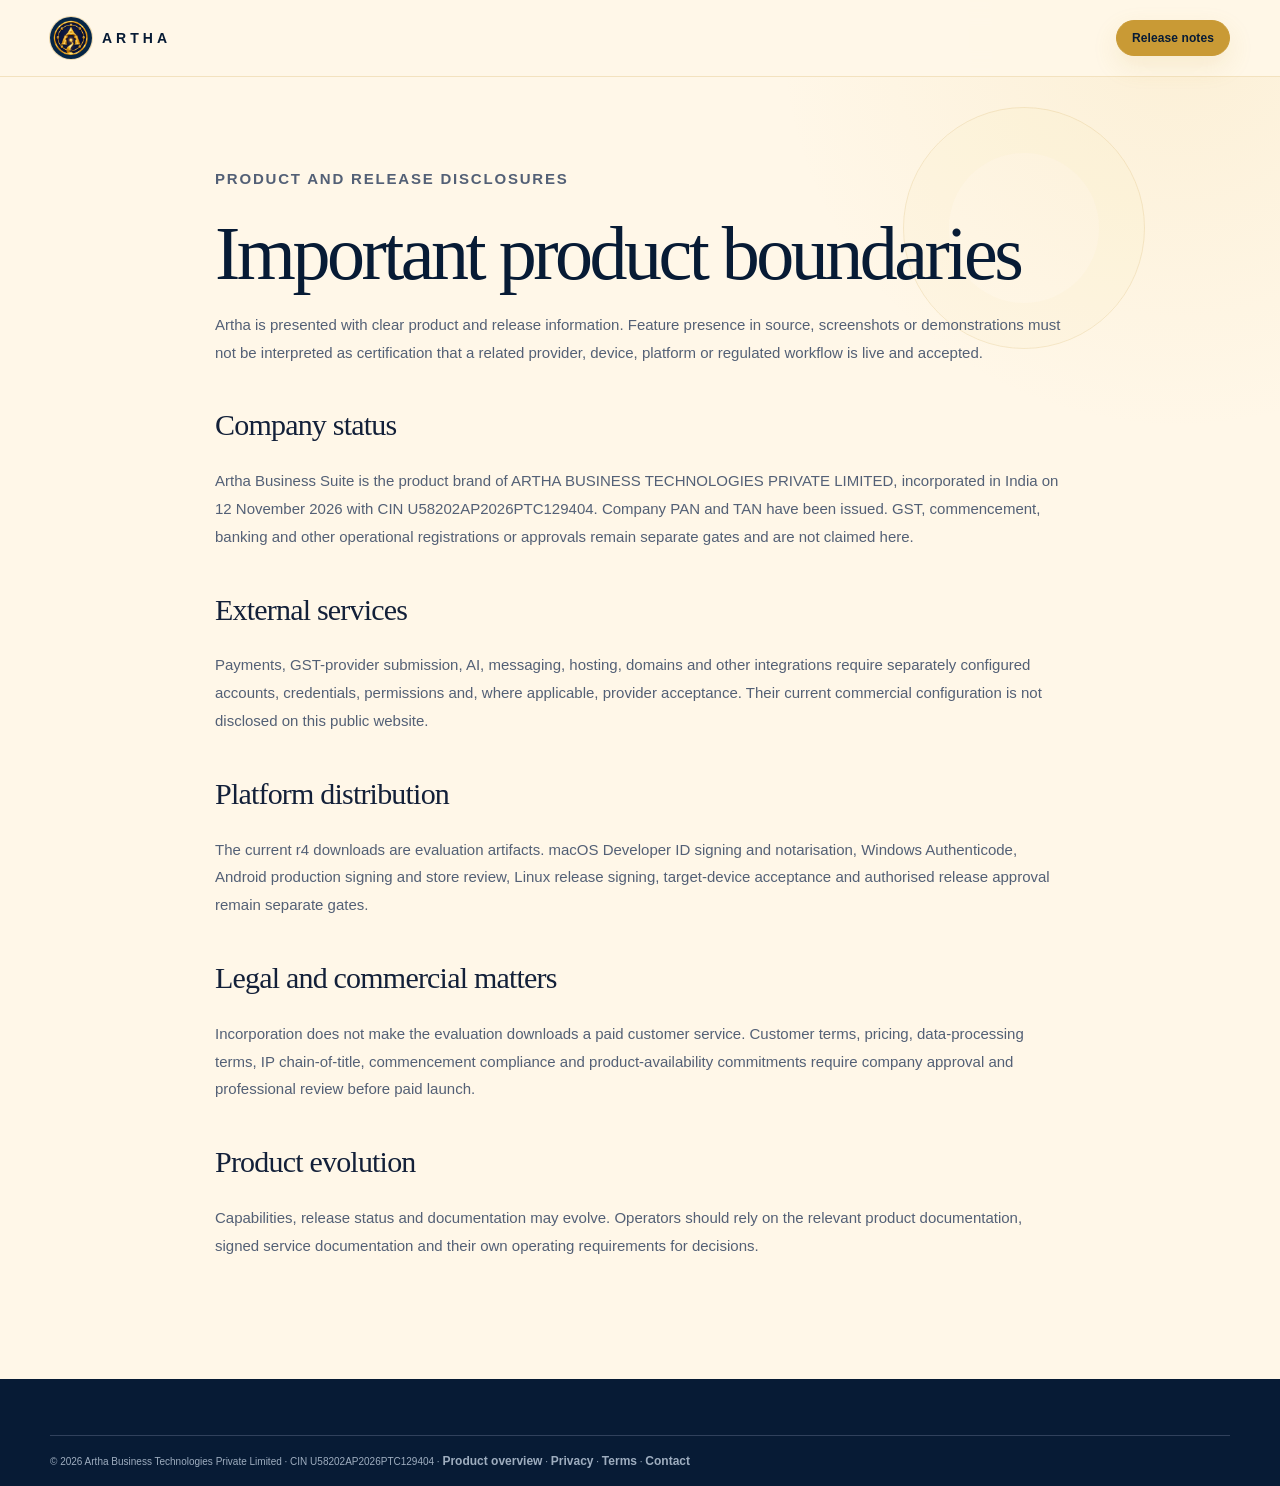
<file: disclosures.html>
<!doctype html>
<html lang="en">
<head>
  <meta charset="utf-8">
  <meta name="viewport" content="width=device-width,initial-scale=1">
  <meta name="description" content="Product, company and release disclosures for Artha Business Suite.">
  <title>Product disclosures — Artha</title>
  <link rel="icon" href="assets/artha-icon.png">
  <link rel="stylesheet" href="styles.css">
  <link rel="stylesheet" href="brand.css">
</head>
<body>
  <header class="site-header"><div class="wrap nav"><a class="brand" href="index.html"><img src="assets/artha-icon.png" alt="">ARTHA</a><a class="button button-small" href="release-notes.html">Release notes</a></div></header>
  <main class="legal-page wrap">
    <p class="kicker">Product and release disclosures</p>
    <h1>Important product boundaries</h1>
    <p>Artha is presented with clear product and release information. Feature presence in source, screenshots or demonstrations must not be interpreted as certification that a related provider, device, platform or regulated workflow is live and accepted.</p>
    <h2>Company status</h2>
    <p>Artha Business Suite is the product brand of ARTHA BUSINESS TECHNOLOGIES PRIVATE LIMITED, incorporated in India on 12 November 2026 with CIN U58202AP2026PTC129404. Company PAN and TAN have been issued. GST, commencement, banking and other operational registrations or approvals remain separate gates and are not claimed here.</p>
    <h2>External services</h2>
    <p>Payments, GST-provider submission, AI, messaging, hosting, domains and other integrations require separately configured accounts, credentials, permissions and, where applicable, provider acceptance. Their current commercial configuration is not disclosed on this public website.</p>
    <h2>Platform distribution</h2>
    <p>The current r4 downloads are evaluation artifacts. macOS Developer ID signing and notarisation, Windows Authenticode, Android production signing and store review, Linux release signing, target-device acceptance and authorised release approval remain separate gates.</p>
    <h2>Legal and commercial matters</h2>
    <p>Incorporation does not make the evaluation downloads a paid customer service. Customer terms, pricing, data-processing terms, IP chain-of-title, commencement compliance and product-availability commitments require company approval and professional review before paid launch.</p>
    <h2>Product evolution</h2>
    <p>Capabilities, release status and documentation may evolve. Operators should rely on the relevant product documentation, signed service documentation and their own operating requirements for decisions.</p>
  </main>
  <footer class="site-footer"><div class="wrap footer-bottom">© 2026 Artha Business Technologies Private Limited · CIN U58202AP2026PTC129404 · <a href="index.html">Product overview</a> · <a href="privacy.html">Privacy</a> · <a href="terms.html">Terms</a> · <a href="contact.html">Contact</a></div></footer>
</body>
</html>
</file>
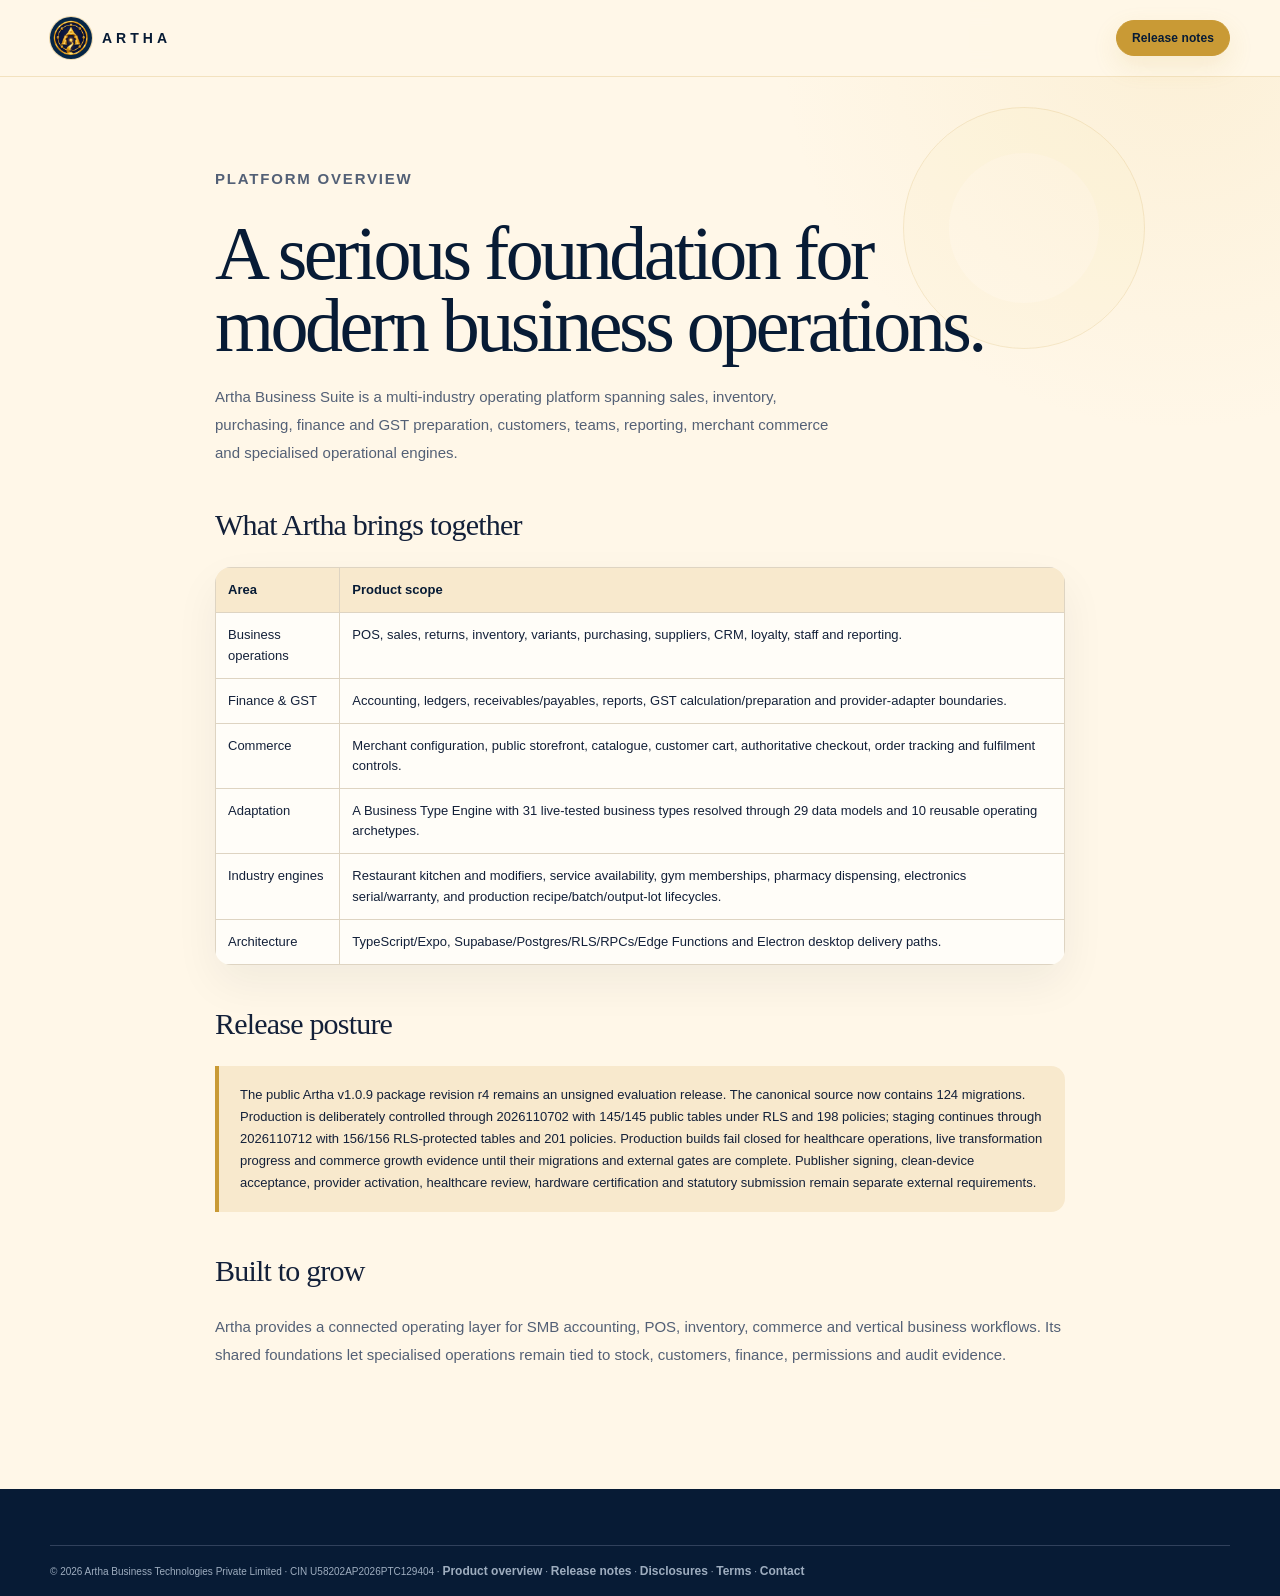
<file: platform.html>
<!doctype html>
<html lang="en">
<head>
  <meta charset="utf-8">
  <meta name="viewport" content="width=device-width,initial-scale=1">
  <meta name="description" content="A concise product overview of the Artha Business Suite platform.">
  <meta property="og:title" content="Artha Business Suite — Platform overview">
  <meta property="og:description" content="A connected platform for commerce, operations, finance and specialised business workflows.">
  <title>Platform overview — Artha Business Suite</title>
  <link rel="icon" href="assets/artha-icon.png">
  <link rel="stylesheet" href="styles.css">
  <link rel="stylesheet" href="brand.css">
</head>
<body>
  <header class="site-header"><div class="wrap nav"><a class="brand" href="index.html"><img src="assets/artha-icon.png" alt="">ARTHA</a><a class="button button-small" href="release-notes.html">Release notes</a></div></header>
  <main class="legal-page wrap">
    <p class="kicker">Platform overview</p>
    <h1>A serious foundation for modern business operations.</h1>
    <p class="lede">Artha Business Suite is a multi-industry operating platform spanning sales, inventory, purchasing, finance and GST preparation, customers, teams, reporting, merchant commerce and specialised operational engines.</p>
    <h2>What Artha brings together</h2>
    <table>
      <thead><tr><th>Area</th><th>Product scope</th></tr></thead>
      <tbody>
        <tr><td>Business operations</td><td>POS, sales, returns, inventory, variants, purchasing, suppliers, CRM, loyalty, staff and reporting.</td></tr>
        <tr><td>Finance &amp; GST</td><td>Accounting, ledgers, receivables/payables, reports, GST calculation/preparation and provider-adapter boundaries.</td></tr>
        <tr><td>Commerce</td><td>Merchant configuration, public storefront, catalogue, customer cart, authoritative checkout, order tracking and fulfilment controls.</td></tr>
        <tr><td>Adaptation</td><td>A Business Type Engine with 31 live-tested business types resolved through 29 data models and 10 reusable operating archetypes.</td></tr>
        <tr><td>Industry engines</td><td>Restaurant kitchen and modifiers, service availability, gym memberships, pharmacy dispensing, electronics serial/warranty, and production recipe/batch/output-lot lifecycles.</td></tr>
        <tr><td>Architecture</td><td>TypeScript/Expo, Supabase/Postgres/RLS/RPCs/Edge Functions and Electron desktop delivery paths.</td></tr>
      </tbody>
    </table>
    <h2>Release posture</h2>
    <div class="legal-notice">The public Artha v1.0.9 package revision r4 remains an unsigned evaluation release. The canonical source now contains 124 migrations. Production is deliberately controlled through 2026110702 with 145/145 public tables under RLS and 198 policies; staging continues through 2026110712 with 156/156 RLS-protected tables and 201 policies. Production builds fail closed for healthcare operations, live transformation progress and commerce growth evidence until their migrations and external gates are complete. Publisher signing, clean-device acceptance, provider activation, healthcare review, hardware certification and statutory submission remain separate external requirements.</div>
    <h2>Built to grow</h2>
    <p>Artha provides a connected operating layer for SMB accounting, POS, inventory, commerce and vertical business workflows. Its shared foundations let specialised operations remain tied to stock, customers, finance, permissions and audit evidence.</p>
  </main>
  <footer class="site-footer"><div class="wrap footer-bottom">© 2026 Artha Business Technologies Private Limited · CIN U58202AP2026PTC129404 · <a href="index.html">Product overview</a> · <a href="release-notes.html">Release notes</a> · <a href="disclosures.html">Disclosures</a> · <a href="terms.html">Terms</a> · <a href="contact.html">Contact</a></div></footer>
</body>
</html>
</file>
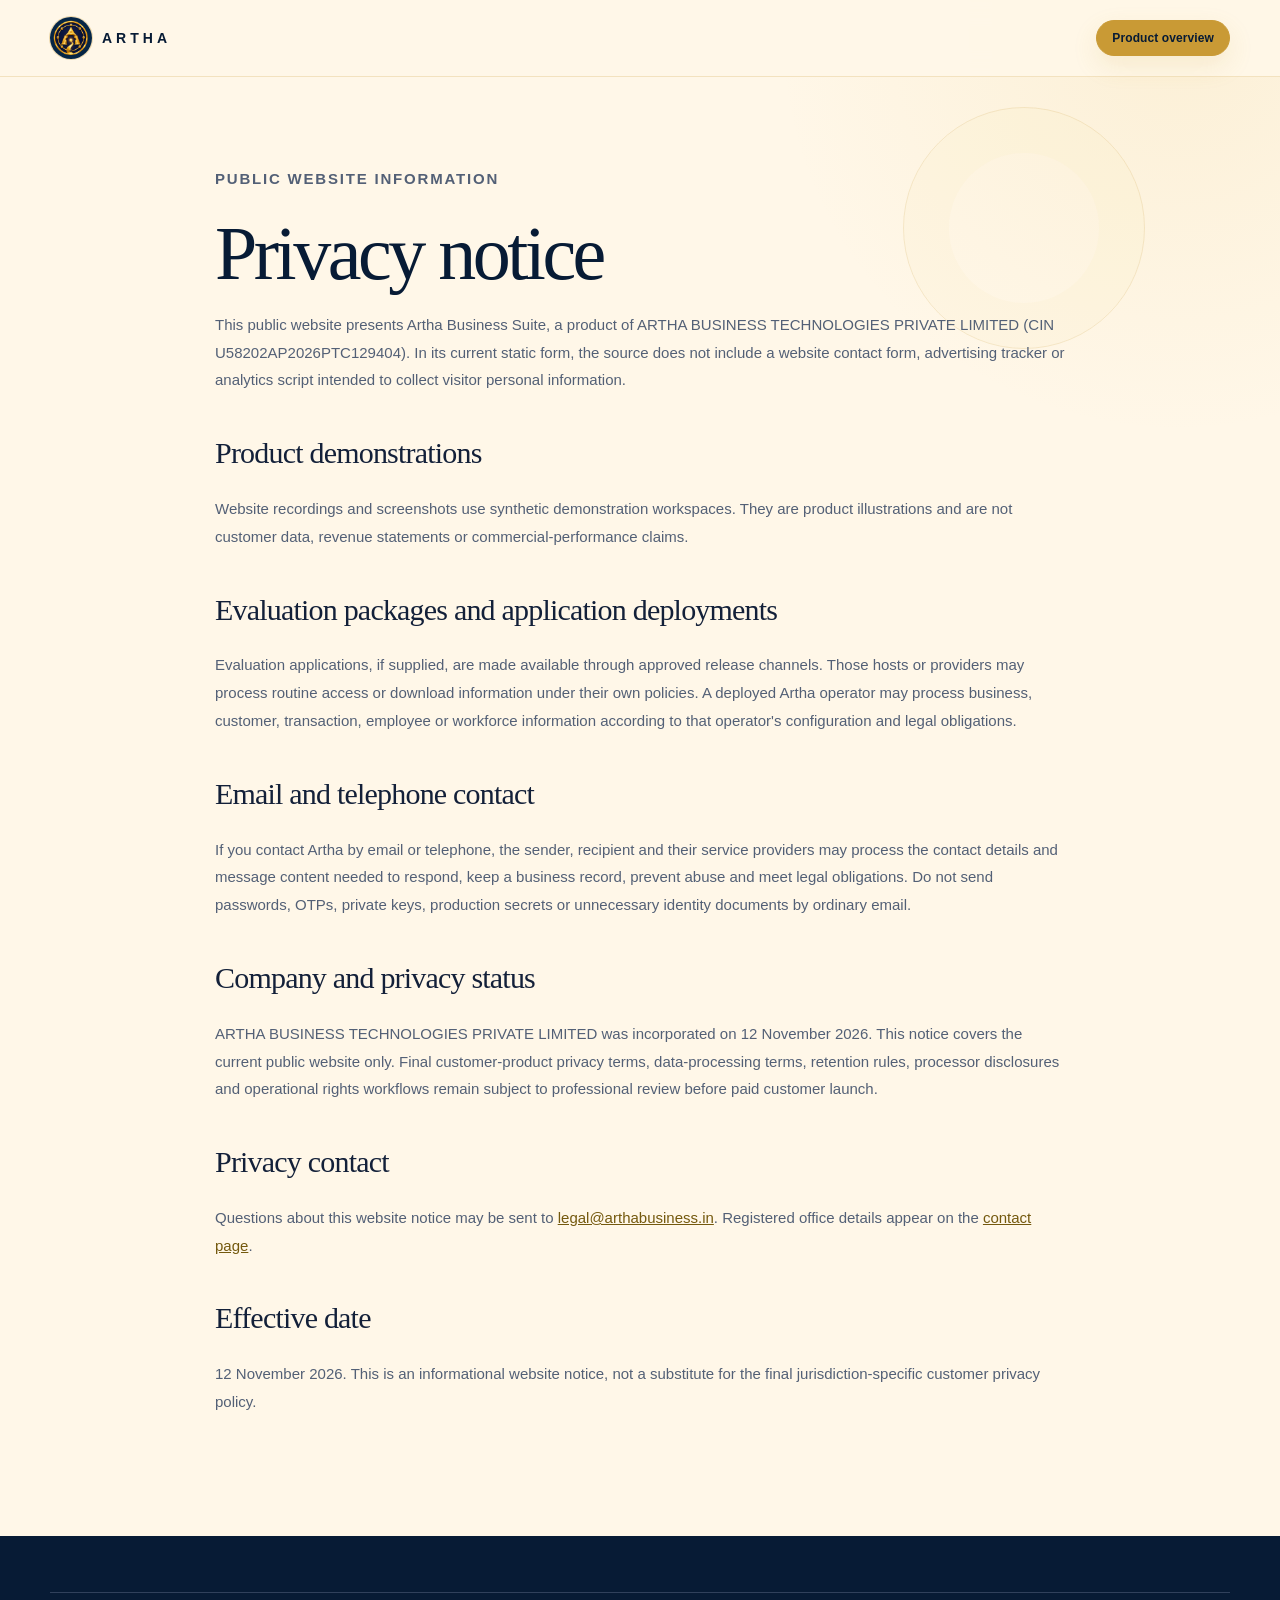
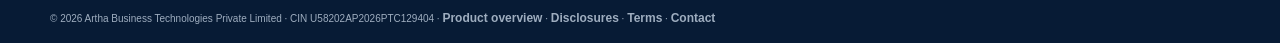
<file: privacy.html>
<!doctype html>
<html lang="en">
<head>
  <meta charset="utf-8">
  <meta name="viewport" content="width=device-width,initial-scale=1">
  <meta name="description" content="Privacy information for the Artha Business Suite public website.">
  <title>Privacy notice — Artha</title>
  <link rel="icon" href="assets/artha-icon.png">
  <link rel="stylesheet" href="styles.css">
  <link rel="stylesheet" href="brand.css">
</head>
<body>
  <header class="site-header"><div class="wrap nav"><a class="brand" href="index.html"><img src="assets/artha-icon.png" alt="">ARTHA</a><a class="button button-small" href="index.html">Product overview</a></div></header>
  <main class="legal-page wrap">
    <p class="kicker">Public website information</p>
    <h1>Privacy notice</h1>
    <p>This public website presents Artha Business Suite, a product of ARTHA BUSINESS TECHNOLOGIES PRIVATE LIMITED (CIN U58202AP2026PTC129404). In its current static form, the source does not include a website contact form, advertising tracker or analytics script intended to collect visitor personal information.</p>
    <h2>Product demonstrations</h2>
    <p>Website recordings and screenshots use synthetic demonstration workspaces. They are product illustrations and are not customer data, revenue statements or commercial-performance claims.</p>
    <h2>Evaluation packages and application deployments</h2>
    <p>Evaluation applications, if supplied, are made available through approved release channels. Those hosts or providers may process routine access or download information under their own policies. A deployed Artha operator may process business, customer, transaction, employee or workforce information according to that operator's configuration and legal obligations.</p>
    <h2>Email and telephone contact</h2>
    <p>If you contact Artha by email or telephone, the sender, recipient and their service providers may process the contact details and message content needed to respond, keep a business record, prevent abuse and meet legal obligations. Do not send passwords, OTPs, private keys, production secrets or unnecessary identity documents by ordinary email.</p>
    <h2>Company and privacy status</h2>
    <p>ARTHA BUSINESS TECHNOLOGIES PRIVATE LIMITED was incorporated on 12 November 2026. This notice covers the current public website only. Final customer-product privacy terms, data-processing terms, retention rules, processor disclosures and operational rights workflows remain subject to professional review before paid customer launch.</p>
    <h2>Privacy contact</h2>
    <p>Questions about this website notice may be sent to <a href="mailto:legal@arthabusiness.in">legal@arthabusiness.in</a>. Registered office details appear on the <a href="contact.html">contact page</a>.</p>
    <h2>Effective date</h2>
    <p>12 November 2026. This is an informational website notice, not a substitute for the final jurisdiction-specific customer privacy policy.</p>
  </main>
  <footer class="site-footer"><div class="wrap footer-bottom">© 2026 Artha Business Technologies Private Limited · CIN U58202AP2026PTC129404 · <a href="index.html">Product overview</a> · <a href="disclosures.html">Disclosures</a> · <a href="terms.html">Terms</a> · <a href="contact.html">Contact</a></div></footer>
</body>
</html>
</file>
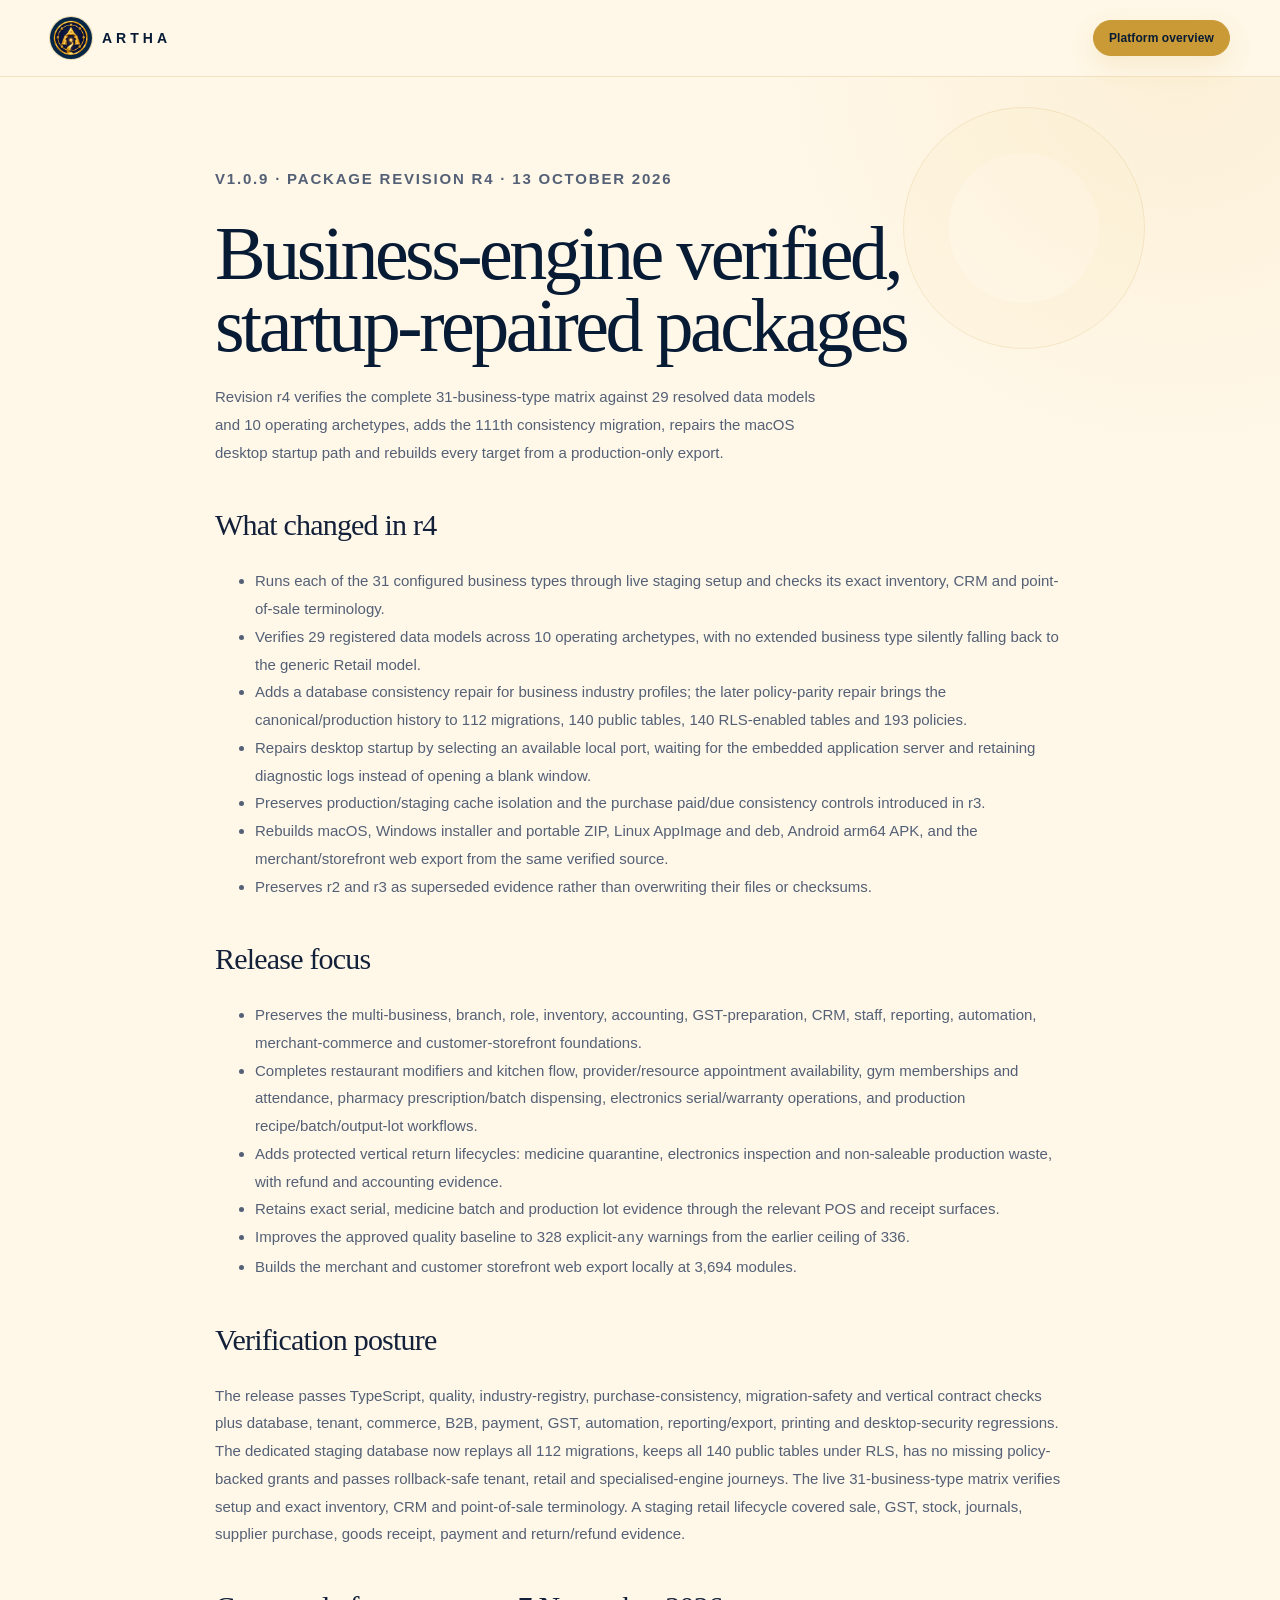
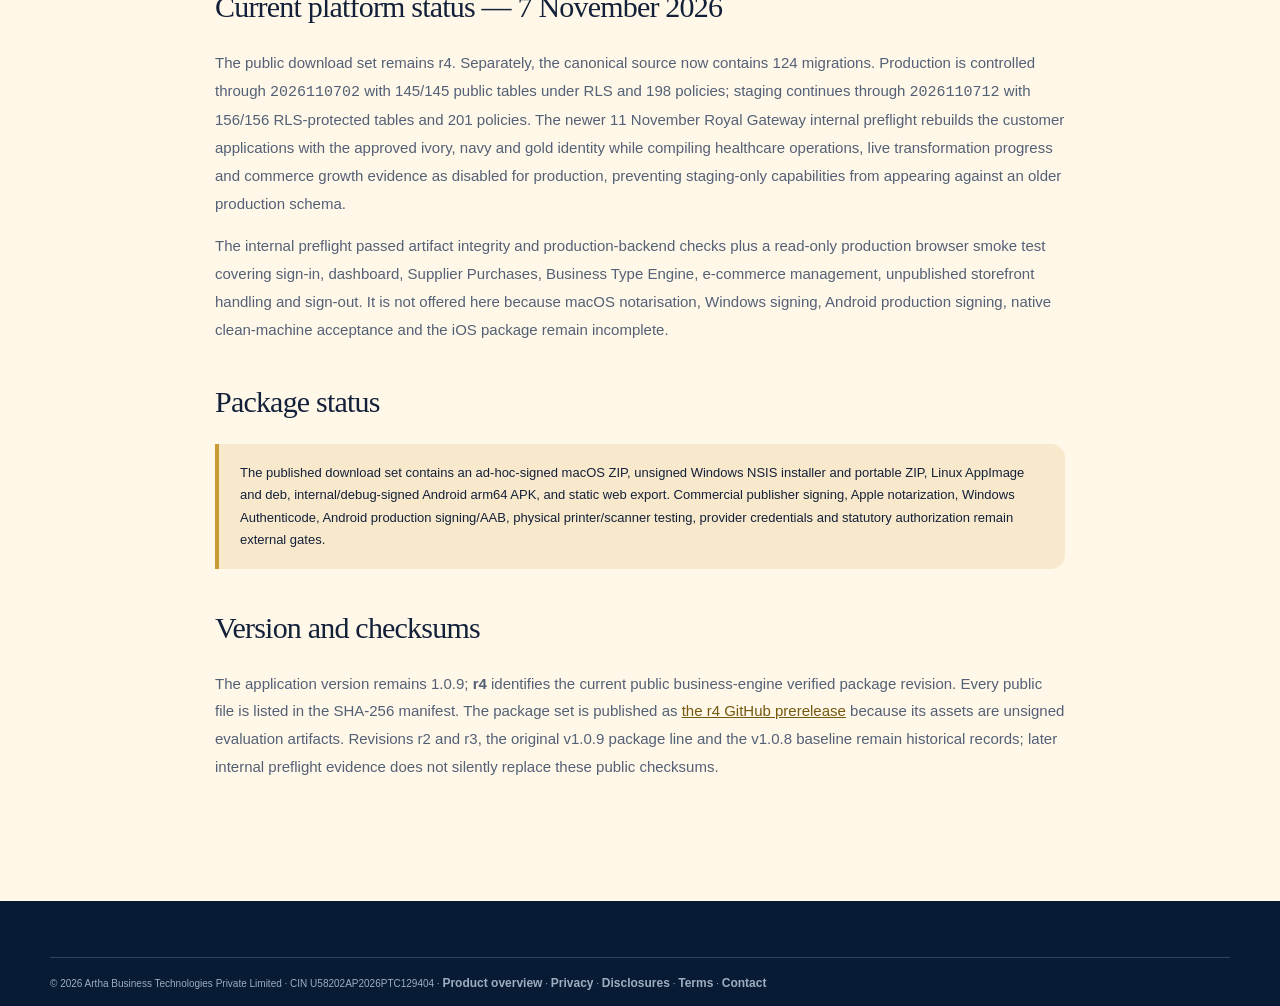
<file: release-notes.html>
<!doctype html>
<html lang="en">
<head>
  <meta charset="utf-8">
  <meta name="viewport" content="width=device-width,initial-scale=1">
  <meta name="description" content="Artha Business Suite v1.0.9 package revision r4 release notes and validation evidence.">
  <title>v1.0.9 r4 release — Artha Business Suite</title>
  <link rel="icon" href="assets/artha-icon.png">
  <link rel="stylesheet" href="styles.css">
  <link rel="stylesheet" href="brand.css">
</head>
<body>
  <header class="site-header"><div class="wrap nav"><a class="brand" href="index.html"><img src="assets/artha-icon.png" alt="">ARTHA</a><a class="button button-small" href="platform.html">Platform overview</a></div></header>
  <main class="legal-page wrap">
    <p class="kicker">v1.0.9 · package revision r4 · 13 October 2026</p>
    <h1>Business-engine verified, startup-repaired packages</h1>
    <p class="lede">Revision r4 verifies the complete 31-business-type matrix against 29 resolved data models and 10 operating archetypes, adds the 111th consistency migration, repairs the macOS desktop startup path and rebuilds every target from a production-only export.</p>
    <h2>What changed in r4</h2>
    <ul>
      <li>Runs each of the 31 configured business types through live staging setup and checks its exact inventory, CRM and point-of-sale terminology.</li>
      <li>Verifies 29 registered data models across 10 operating archetypes, with no extended business type silently falling back to the generic Retail model.</li>
      <li>Adds a database consistency repair for business industry profiles; the later policy-parity repair brings the canonical/production history to 112 migrations, 140 public tables, 140 RLS-enabled tables and 193 policies.</li>
      <li>Repairs desktop startup by selecting an available local port, waiting for the embedded application server and retaining diagnostic logs instead of opening a blank window.</li>
      <li>Preserves production/staging cache isolation and the purchase paid/due consistency controls introduced in r3.</li>
      <li>Rebuilds macOS, Windows installer and portable ZIP, Linux AppImage and deb, Android arm64 APK, and the merchant/storefront web export from the same verified source.</li>
      <li>Preserves r2 and r3 as superseded evidence rather than overwriting their files or checksums.</li>
    </ul>
    <h2>Release focus</h2>
    <ul>
      <li>Preserves the multi-business, branch, role, inventory, accounting, GST-preparation, CRM, staff, reporting, automation, merchant-commerce and customer-storefront foundations.</li>
      <li>Completes restaurant modifiers and kitchen flow, provider/resource appointment availability, gym memberships and attendance, pharmacy prescription/batch dispensing, electronics serial/warranty operations, and production recipe/batch/output-lot workflows.</li>
      <li>Adds protected vertical return lifecycles: medicine quarantine, electronics inspection and non-saleable production waste, with refund and accounting evidence.</li>
      <li>Retains exact serial, medicine batch and production lot evidence through the relevant POS and receipt surfaces.</li>
      <li>Improves the approved quality baseline to 328 explicit-<code>any</code> warnings from the earlier ceiling of 336.</li>
      <li>Builds the merchant and customer storefront web export locally at 3,694 modules.</li>
    </ul>
    <h2>Verification posture</h2>
    <p>The release passes TypeScript, quality, industry-registry, purchase-consistency, migration-safety and vertical contract checks plus database, tenant, commerce, B2B, payment, GST, automation, reporting/export, printing and desktop-security regressions. The dedicated staging database now replays all 112 migrations, keeps all 140 public tables under RLS, has no missing policy-backed grants and passes rollback-safe tenant, retail and specialised-engine journeys. The live 31-business-type matrix verifies setup and exact inventory, CRM and point-of-sale terminology. A staging retail lifecycle covered sale, GST, stock, journals, supplier purchase, goods receipt, payment and return/refund evidence.</p>
    <h2>Current platform status — 7 November 2026</h2>
    <p>The public download set remains r4. Separately, the canonical source now contains 124 migrations. Production is controlled through <code>2026110702</code> with 145/145 public tables under RLS and 198 policies; staging continues through <code>2026110712</code> with 156/156 RLS-protected tables and 201 policies. The newer 11 November Royal Gateway internal preflight rebuilds the customer applications with the approved ivory, navy and gold identity while compiling healthcare operations, live transformation progress and commerce growth evidence as disabled for production, preventing staging-only capabilities from appearing against an older production schema.</p>
    <p>The internal preflight passed artifact integrity and production-backend checks plus a read-only production browser smoke test covering sign-in, dashboard, Supplier Purchases, Business Type Engine, e-commerce management, unpublished storefront handling and sign-out. It is not offered here because macOS notarisation, Windows signing, Android production signing, native clean-machine acceptance and the iOS package remain incomplete.</p>
    <h2 id="delivery">Package status</h2>
    <div class="legal-notice">The published download set contains an ad-hoc-signed macOS ZIP, unsigned Windows NSIS installer and portable ZIP, Linux AppImage and deb, internal/debug-signed Android arm64 APK, and static web export. Commercial publisher signing, Apple notarization, Windows Authenticode, Android production signing/AAB, physical printer/scanner testing, provider credentials and statutory authorization remain external gates.</div>
    <h2>Version and checksums</h2>
    <p>The application version remains 1.0.9; <strong>r4</strong> identifies the current public business-engine verified package revision. Every public file is listed in the SHA-256 manifest. The package set is published as <a href="https://github.com/TechHorizonAdmin/artha-official/releases/tag/v1.0.9-unsigned-r4">the r4 GitHub prerelease</a> because its assets are unsigned evaluation artifacts. Revisions r2 and r3, the original v1.0.9 package line and the v1.0.8 baseline remain historical records; later internal preflight evidence does not silently replace these public checksums.</p>
  </main>
  <footer class="site-footer"><div class="wrap footer-bottom">© 2026 Artha Business Technologies Private Limited · CIN U58202AP2026PTC129404 · <a href="index.html">Product overview</a> · <a href="privacy.html">Privacy</a> · <a href="disclosures.html">Disclosures</a> · <a href="terms.html">Terms</a> · <a href="contact.html">Contact</a></div></footer>
</body>
</html>
</file>
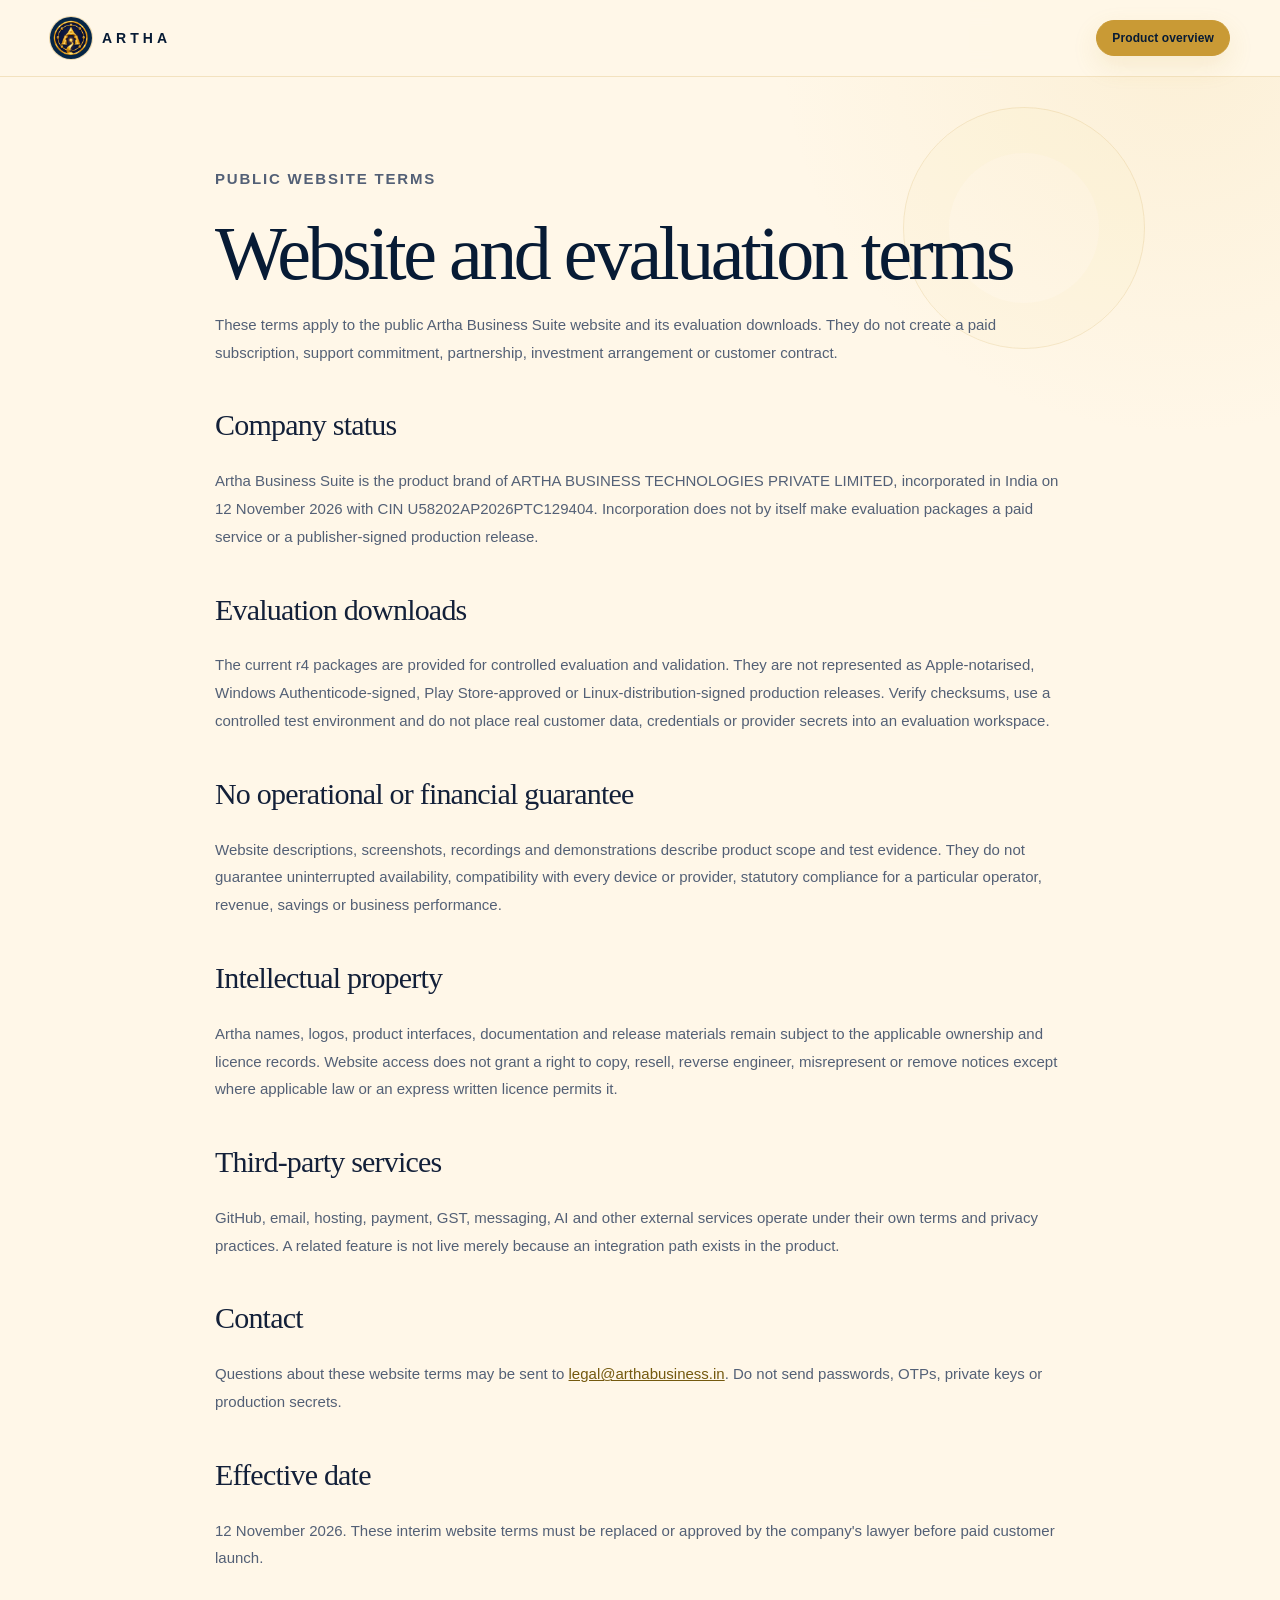
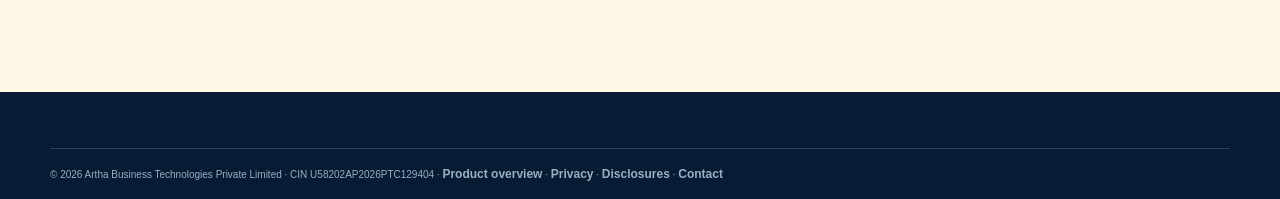
<file: terms.html>
<!doctype html>
<html lang="en">
<head>
  <meta charset="utf-8">
  <meta name="viewport" content="width=device-width,initial-scale=1">
  <meta name="description" content="Website terms for the Artha Business Suite public website and evaluation downloads.">
  <title>Website terms — Artha</title>
  <link rel="icon" href="assets/artha-icon.png">
  <link rel="stylesheet" href="styles.css">
  <link rel="stylesheet" href="brand.css">
</head>
<body>
  <header class="site-header"><div class="wrap nav"><a class="brand" href="index.html"><img src="assets/artha-icon.png" alt="">ARTHA</a><a class="button button-small" href="index.html">Product overview</a></div></header>
  <main class="legal-page wrap">
    <p class="kicker">Public website terms</p>
    <h1>Website and evaluation terms</h1>
    <p>These terms apply to the public Artha Business Suite website and its evaluation downloads. They do not create a paid subscription, support commitment, partnership, investment arrangement or customer contract.</p>
    <h2>Company status</h2>
    <p>Artha Business Suite is the product brand of ARTHA BUSINESS TECHNOLOGIES PRIVATE LIMITED, incorporated in India on 12 November 2026 with CIN U58202AP2026PTC129404. Incorporation does not by itself make evaluation packages a paid service or a publisher-signed production release.</p>
    <h2>Evaluation downloads</h2>
    <p>The current r4 packages are provided for controlled evaluation and validation. They are not represented as Apple-notarised, Windows Authenticode-signed, Play Store-approved or Linux-distribution-signed production releases. Verify checksums, use a controlled test environment and do not place real customer data, credentials or provider secrets into an evaluation workspace.</p>
    <h2>No operational or financial guarantee</h2>
    <p>Website descriptions, screenshots, recordings and demonstrations describe product scope and test evidence. They do not guarantee uninterrupted availability, compatibility with every device or provider, statutory compliance for a particular operator, revenue, savings or business performance.</p>
    <h2>Intellectual property</h2>
    <p>Artha names, logos, product interfaces, documentation and release materials remain subject to the applicable ownership and licence records. Website access does not grant a right to copy, resell, reverse engineer, misrepresent or remove notices except where applicable law or an express written licence permits it.</p>
    <h2>Third-party services</h2>
    <p>GitHub, email, hosting, payment, GST, messaging, AI and other external services operate under their own terms and privacy practices. A related feature is not live merely because an integration path exists in the product.</p>
    <h2>Contact</h2>
    <p>Questions about these website terms may be sent to <a href="mailto:legal@arthabusiness.in">legal@arthabusiness.in</a>. Do not send passwords, OTPs, private keys or production secrets.</p>
    <h2>Effective date</h2>
    <p>12 November 2026. These interim website terms must be replaced or approved by the company's lawyer before paid customer launch.</p>
  </main>
  <footer class="site-footer"><div class="wrap footer-bottom">© 2026 Artha Business Technologies Private Limited · CIN U58202AP2026PTC129404 · <a href="index.html">Product overview</a> · <a href="privacy.html">Privacy</a> · <a href="disclosures.html">Disclosures</a> · <a href="contact.html">Contact</a></div></footer>
</body>
</html>
</file>
<file: styles.css>
:root{--navy:#071426;--navy-2:#101e36;--ink:#132039;--gold:#d6b554;--gold-light:#f0df9e;--cream:#f8f5ee;--paper:#fffdf8;--muted:#637087;--line:#ded8cc;--blue:#74a6e7;--green:#69c8a3;--orange:#e5af64}*{box-sizing:border-box}html{scroll-behavior:smooth}body{margin:0;background:var(--cream);color:var(--ink);font-family:Inter,-apple-system,BlinkMacSystemFont,"Segoe UI",Arial,sans-serif;font-size:16px}.wrap{width:min(1180px,calc(100% - 48px));margin-inline:auto}.skip-link{position:absolute;left:-9999px;top:8px;background:var(--navy);color:#fff;padding:10px;z-index:10}.skip-link:focus{left:8px}.site-header{position:sticky;top:0;z-index:5;background:#f8f5eefa;backdrop-filter:blur(12px);border-bottom:1px solid var(--line)}.nav{height:76px;display:flex;align-items:center;justify-content:space-between;gap:22px}.brand{display:inline-flex;align-items:center;gap:10px;color:var(--navy);font-weight:900;letter-spacing:4px;text-decoration:none;font-size:14px}.brand img{width:34px;height:34px;border-radius:8px}.nav nav{display:flex;align-items:center;gap:26px}.nav nav a,.site-footer a{color:inherit;text-decoration:none;font-size:12px;font-weight:750}.nav nav a:hover,.site-footer a:hover,.text-link:hover{color:#8b6c13}.button{display:inline-flex;align-items:center;justify-content:center;border:1px solid var(--gold);background:var(--gold);color:var(--navy);text-decoration:none;padding:14px 20px;border-radius:4px;font-size:12px;font-weight:900;letter-spacing:.1px;transition:transform .2s ease,background-color .2s ease}.button:hover{background:var(--gold-light);transform:translateY(-2px)}.button-small{padding:10px 15px}.button-dark{background:var(--navy);border-color:var(--navy);color:#fff}.button-dark:hover{background:#172a48}.text-link{font-size:13px;font-weight:800;color:var(--navy);text-decoration:none;padding:12px 0}.text-link span{color:#9f7d1c;font-size:18px;vertical-align:-1px}.button:focus-visible,.text-link:focus-visible,.nav a:focus-visible,.site-footer a:focus-visible{outline:3px solid #397bc4;outline-offset:3px}.hero{padding:96px 0 74px;background:radial-gradient(circle at 80% 15%,#efe2ae 0,transparent 27%),var(--cream)}.hero-grid{display:grid;grid-template-columns:.91fr 1.09fr;align-items:center;gap:64px}.eyebrow,.kicker{margin:0;color:#8a6b12;letter-spacing:1.8px;font-size:10px;text-transform:uppercase;font-weight:900}.eyebrow{display:flex;align-items:center;gap:10px}.eyebrow span{width:30px;height:1px;background:var(--gold)}h1,h2,h3{font-family:Georgia,"Times New Roman",serif;font-weight:400}h1{font-size:clamp(54px,6.7vw,92px);letter-spacing:-3.5px;line-height:.95;margin:24px 0;color:var(--navy)}h1 em{font-style:normal;color:#90701b}.lede{font-size:18px;line-height:1.75;color:#536076;max-width:620px;margin:0}.actions{display:flex;align-items:center;flex-wrap:wrap;gap:23px;margin:34px 0}.trust-strip{display:flex;flex-wrap:wrap;gap:0;margin:42px 0 0;padding:0;list-style:none}.trust-strip li{border:1px solid var(--line);padding:8px 11px;margin-right:-1px;font-size:9px;text-transform:uppercase;letter-spacing:1px;font-weight:850}.product-frame{margin:0;background:var(--navy);box-shadow:0 35px 75px #07142630}.product-frame img{width:100%;display:block;aspect-ratio:16/10;object-fit:cover}.product-frame figcaption{display:block;color:#c9d2df;padding:10px 14px;font-size:10px;letter-spacing:.5px}.operating-flow{padding:40px 0;border-top:1px solid var(--line);border-bottom:1px solid var(--line);text-align:center}.operating-flow p{font-size:9px;color:#8b6b12;font-weight:900;letter-spacing:2px}.operating-flow div{display:flex;justify-content:center;align-items:center;gap:20px;flex-wrap:wrap;font:26px Georgia,serif}.operating-flow b{color:var(--gold)}.section{padding:110px 0}.section-heading{display:grid;grid-template-columns:1.05fr .75fr;align-items:end;gap:75px;margin-bottom:54px}.section-heading.narrow{grid-template-columns:1.2fr .72fr}.section-heading h2{font-size:clamp(42px,5.3vw,70px);letter-spacing:-2.5px;line-height:1.01;margin:13px 0 0;color:var(--navy)}.section-heading>p{color:var(--muted);font-size:14px;line-height:1.85;margin:0}.capability-grid{display:grid;grid-template-columns:repeat(3,1fr);border-top:1px solid var(--line);border-left:1px solid var(--line)}.capability-grid article{min-height:250px;padding:30px;border-right:1px solid var(--line);border-bottom:1px solid var(--line);background:var(--paper)}.capability-grid span,.video-grid span{font-size:10px;color:#95731c;font-weight:900;letter-spacing:1.6px}.capability-grid h3{font-size:29px;letter-spacing:-.7px;margin:41px 0 12px}.capability-grid p,.commerce-grid p{font-size:13px;line-height:1.75;color:var(--muted);margin:0}.split-section{background:#eee8dc;padding:110px 0}.split-grid{display:grid;grid-template-columns:.93fr 1.07fr;align-items:center;gap:78px}.feature-image{background:var(--navy);box-shadow:0 25px 55px #07142626}.feature-image img{display:block;width:100%;aspect-ratio:4/5;object-fit:cover}.feature-copy h2{font-size:clamp(40px,4.7vw,61px);letter-spacing:-2px;line-height:1.03;color:var(--navy);margin:14px 0 20px}.feature-copy>p:not(.kicker){color:var(--muted);line-height:1.85;font-size:15px;max-width:610px}.check-list{margin:34px 0 0;padding:0;list-style:none;border-top:1px solid #cfc7b9}.check-list li{padding:17px 0;border-bottom:1px solid #cfc7b9;display:grid;grid-template-columns:.85fr 1.15fr;gap:18px;font-size:13px}.check-list strong{font-size:14px}.check-list span{line-height:1.7;color:var(--muted)}.commerce-grid{display:grid;grid-template-columns:repeat(4,1fr);gap:1px;border:1px solid var(--line);background:var(--line)}.commerce-grid article{background:var(--paper);padding:28px;min-height:195px}.commerce-grid b{font-size:15px}.commerce-grid p{margin-top:20px}.dark-section{background:var(--navy);color:#fff;padding:110px 0}.architecture-grid{display:grid;grid-template-columns:.92fr 1.08fr;gap:80px}.architecture-grid h2{font-size:clamp(43px,4.8vw,64px);letter-spacing:-2.3px;line-height:1.03;margin:14px 0}.architecture-list{border-top:1px solid #41516a}.architecture-list article{display:grid;grid-template-columns:.57fr 1.43fr;gap:22px;padding:20px 0;border-bottom:1px solid #41516a}.architecture-list span{color:var(--gold-light);font-size:12px;text-transform:uppercase;letter-spacing:1.2px;font-weight:900}.architecture-list p{color:#c4cfdd;line-height:1.72;font-size:13px;margin:0}.status-grid{display:grid;grid-template-columns:repeat(3,1fr);gap:16px}.status-grid article{border:1px solid var(--line);background:var(--paper);padding:29px;min-height:230px}.status-label{font-size:9px;letter-spacing:1.2px;font-weight:900;text-transform:uppercase;display:inline-block;padding:5px 7px}.verified{background:#dff2e9;color:#23674d}.evaluation{background:#e3edf9;color:#29598c}.external{background:#faead6;color:#8c571d}.status-grid h3{font-size:27px;letter-spacing:-.6px;line-height:1.05;margin:32px 0 12px}.status-grid p{font-size:13px;line-height:1.75;color:var(--muted);margin:0}.release-note{margin-top:18px;padding:24px 26px;border-left:4px solid var(--gold);background:#eee5d3;display:grid;grid-template-columns:.5fr 1.55fr auto;gap:20px;align-items:start}.release-note strong{font-size:11px;text-transform:uppercase;letter-spacing:1px}.release-note p{font-size:12px;line-height:1.75;margin:0;color:#4c5a6d}.release-note a{white-space:nowrap;color:var(--navy);font-weight:800;font-size:12px}.demo-section{background:#0c1b31;color:#fff;padding:110px 0}.inverse h2{color:#fff}.inverse>p{color:#b5c1d1}.video-grid{display:grid;grid-template-columns:repeat(3,1fr);gap:18px}.video-grid article{background:#12243f;border:1px solid #32435d}.video-grid video{display:block;width:100%;aspect-ratio:16/9;background:#020814}.video-grid article>div{padding:23px}.video-grid h3{font-size:28px;margin:23px 0 8px}.video-grid p{color:#bdc8d7;font-size:12px;line-height:1.7;margin:0}.artha-callout{padding:88px 0;background:var(--gold)}.artha-callout-grid{display:grid;grid-template-columns:1fr 1fr;gap:84px;align-items:center}.artha-callout h2{font-size:clamp(40px,4.8vw,61px);letter-spacing:-2.3px;line-height:1.04;margin:14px 0}.artha-callout-grid>div>p:not(.kicker){line-height:1.82;font-size:15px;max-width:530px}.site-footer{background:var(--navy);color:#fff;padding:56px 0 0}.brand-light{color:#fff}.footer-grid{display:grid;grid-template-columns:1.25fr .7fr 1fr;gap:60px;padding-bottom:45px}.footer-grid p{font-size:12px;line-height:1.75;color:#bcc8d6}.footer-grid a:not(.brand){display:block;margin:11px 0;color:#fff}.footer-title{color:var(--gold-light)!important;text-transform:uppercase;letter-spacing:1.4px;font-size:10px!important;font-weight:900}.footer-bottom{border-top:1px solid #30415c;padding:18px 0;color:#9eadbf;font-size:10px}.legal-page{max-width:850px;padding:88px 0 105px}.legal-page h1{font-size:clamp(48px,6vw,76px);margin-bottom:22px}.legal-page h2{font-size:30px;letter-spacing:-.8px;margin-top:42px}.legal-page h3{font-size:21px;margin-top:28px}.legal-page p,.legal-page li{color:#536076;line-height:1.85;font-size:15px}.legal-page a{color:#74590e}.legal-page table{width:100%;border-collapse:collapse;font-size:13px}.legal-page th,.legal-page td{border:1px solid var(--line);padding:12px;text-align:left;vertical-align:top;line-height:1.55}.legal-page th{background:#eee6d7}.legal-notice{padding:18px 21px;background:#eee6d7;border-left:4px solid var(--gold);font-size:13px;line-height:1.7}.page-header{background:var(--cream)}@media(max-width:920px){.hero-grid,.section-heading,.section-heading.narrow,.split-grid,.architecture-grid,.artha-callout-grid{grid-template-columns:1fr;gap:30px}.hero{padding-top:65px}.product-frame{max-width:740px}.commerce-grid{grid-template-columns:repeat(2,1fr)}.release-note{grid-template-columns:1fr;gap:10px}.release-note a{white-space:normal}.footer-grid{grid-template-columns:1fr 1fr;gap:30px}.footer-grid>div:first-child{grid-column:1/-1}}@media(max-width:680px){.wrap{width:calc(100% - 28px)}.nav{height:68px}.nav nav{display:none}.button-small{display:none}h1{font-size:50px}.section,.split-section,.dark-section,.demo-section{padding:72px 0}.capability-grid,.status-grid,.video-grid{grid-template-columns:1fr}.capability-grid article{min-height:auto}.commerce-grid{grid-template-columns:1fr}.operating-flow div{font-size:18px;gap:10px}.check-list li,.architecture-list article{grid-template-columns:1fr;gap:7px}.footer-grid{grid-template-columns:1fr}.footer-grid>div:first-child{grid-column:auto}.trust-strip{margin-top:30px}.hero-grid{gap:40px}.legal-page{padding:55px 0 80px}}@media(prefers-reduced-motion:reduce){html{scroll-behavior:auto}.button{transition:none}}
</file>
<file: brand.css>
:root {
  --navy: #071b35;
  --navy-2: #0b2744;
  --gold: #c99a35;
  --gold-light: #e7c36a;
  --cream: #fff7e8;
  --paper: #fffdf8;
  --muted: #536174;
  --line: #ded4c2;
}

body {
  background: radial-gradient(circle at 92% 2%, rgba(231, 195, 106, .14), transparent 25rem), var(--cream);
}
.site-header {
  background: rgba(255, 247, 232, .94);
  border-bottom-color: rgba(201, 154, 53, .22);
}
.brand img {
  width: 42px;
  height: 42px;
  border-radius: 50%;
  object-fit: cover;
  box-shadow: 0 0 0 1px rgba(201, 154, 53, .35);
}
.button {
  border-radius: 999px;
  box-shadow: 0 10px 26px rgba(201, 154, 53, .14);
}
.legal-page { position: relative; }
.legal-page::before {
  content: "";
  position: absolute;
  z-index: -1;
  top: 30px;
  right: -80px;
  width: 240px;
  height: 240px;
  border: 1px solid rgba(201, 154, 53, .18);
  border-radius: 50%;
  box-shadow: inset 0 0 0 45px rgba(231, 195, 106, .045);
}
.legal-page table {
  overflow: hidden;
  border-radius: 16px;
  background: var(--paper);
  box-shadow: 0 18px 45px rgba(7, 27, 53, .06);
}
.legal-page th { background: #f8e9cd; color: var(--navy); }
.legal-notice {
  border-left-color: var(--gold);
  border-radius: 0 14px 14px 0;
  background: #f8e9cd;
}
@media (max-width: 680px) {
  .brand img { width: 38px; height: 38px; }
  .legal-page::before { right: -140px; }
}
</file>
<file: release.css>
.proof-section{padding:72px 0 32px;border-top:1px solid #e2e8f0}.proof-heading{display:grid;grid-template-columns:minmax(0,1.1fr) minmax(260px,.75fr);gap:32px;align-items:end;margin-bottom:24px}.proof-heading h2{margin:6px 0 0;font-size:clamp(1.8rem,3.2vw,3rem);line-height:1.06;color:#071426}.proof-heading>p{margin:0;color:#536174;line-height:1.65}.proof-grid{display:grid;grid-template-columns:repeat(4,1fr);gap:12px}.proof-grid article{min-height:156px;padding:22px;background:linear-gradient(145deg,#f7f2e8,#fff);border:1px solid #e8dfcf;border-radius:14px;display:flex;flex-direction:column;justify-content:space-between}.proof-grid strong{font-size:2.6rem;line-height:1;color:#9c771f;letter-spacing:-.07em}.proof-grid span{max-width:15ch;color:#334155;font-size:.92rem;line-height:1.35;font-weight:600}.release-hub{padding:88px 0;background:#071426;color:#f8fafc}.release-hub .section-heading{margin-bottom:28px}.release-hub .section-heading h2{color:#fff}.release-hub .section-heading>p{color:#bdcad9}.release-hub .kicker{color:#d6af4b}.package-grid{display:grid;grid-template-columns:repeat(4,1fr);gap:14px}.package-grid article{display:flex;min-height:286px;flex-direction:column;padding:22px;border:1px solid rgba(255,255,255,.15);border-radius:14px;background:rgba(255,255,255,.055)}.package-platform{font-size:.72rem;text-transform:uppercase;letter-spacing:.1em;color:#d6af4b;font-weight:800}.package-grid h3{margin:16px 0 9px;color:#fff;font-size:1.25rem}.package-grid p{margin:0;color:#bdcad9;line-height:1.55;font-size:.9rem}.package-grid a{margin-top:auto;padding-top:22px;color:#f6c65d;font-weight:800;text-decoration:none}.package-grid a span{margin-left:5px}.package-grid a:hover,.release-library-note a:hover{text-decoration:underline}.release-library-note{margin:22px 0 0;color:#bdcad9;font-size:.88rem}.release-library-note a{color:#f6c65d;font-weight:700}.video-grid{grid-template-columns:repeat(3,minmax(0,1fr))}.video-grid article{min-width:0}.video-grid video{background:#0b1322}@media(max-width:940px){.nav nav{display:none}}@media(max-width:860px){.proof-heading{grid-template-columns:1fr;gap:12px}.proof-grid,.package-grid{grid-template-columns:repeat(2,1fr)}.package-grid article{min-height:250px}}@media(max-width:560px){.proof-section{padding:52px 0 18px}.proof-grid,.package-grid{grid-template-columns:1fr}.proof-grid article{min-height:126px}.release-hub{padding:58px 0}.video-grid{grid-template-columns:1fr}}
.release-chip{display:inline-flex;align-items:center;border:1px solid #c8a849;border-radius:99px;padding:4px 7px;color:#5e4705;background:#fff8df;font-size:8px;letter-spacing:1px}.hero{overflow:hidden;position:relative}.hero:after{content:"";position:absolute;width:42vw;height:42vw;right:-18vw;bottom:-31vw;border:1px solid #d2b65d55;border-radius:50%;pointer-events:none}.hero-grid{position:relative;z-index:1}.hero-proof{display:flex;gap:18px;padding-top:8px}.hero-proof>div{display:flex;align-items:baseline;gap:7px}.hero-proof strong{font-size:1.35rem;color:#8c6b10;letter-spacing:-.06em}.hero-proof span{font-size:9px;line-height:1.25;max-width:63px;text-transform:uppercase;letter-spacing:.55px;font-weight:800;color:#5d6878}.hero-stage{position:relative;margin:0;padding:20px 16px 0}.stage-orbit{position:absolute;inset:auto;border-radius:50%;pointer-events:none}.orbit-one{width:90%;aspect-ratio:1;left:0;top:1%;border:1px solid #b2902f66}.orbit-two{width:55%;aspect-ratio:1;right:-5%;bottom:-6%;border:1px dashed #bd9a3e77}.stage-window{overflow:hidden;position:relative;border:1px solid #8693a4;background:#071426;box-shadow:0 35px 70px #07142642;transform:perspective(1100px) rotateY(-3deg) rotateX(1deg)}.stage-window video{display:block;width:100%;aspect-ratio:16/9;object-fit:cover;background:#0b1322}.stage-bar{display:flex;align-items:center;gap:5px;height:35px;padding:0 12px;background:#0e213d;color:#bdcad9;font:700 8px Inter,Arial,sans-serif;letter-spacing:1px}.stage-bar span{width:7px;height:7px;border-radius:50%;background:#d6b554}.stage-bar span:nth-child(2){background:#75c9a7}.stage-bar span:nth-child(3){background:#70a7e8}.stage-bar b{margin-left:7px;font:800 8px Inter,Arial,sans-serif}.stage-bar i{margin-left:auto;color:#d6b554;font-style:normal;font-size:7px}.stage-annotation{position:absolute;right:12px;bottom:12px;max-width:215px;padding:10px 12px;background:#071426e6;border-left:2px solid #d6b554;color:#fff}.stage-annotation span{display:block;margin-bottom:3px;color:#e4c96f;font:800 7px Inter,Arial,sans-serif;letter-spacing:1.2px}.stage-annotation strong{font:700 10px/1.35 Inter,Arial,sans-serif}.hero-stage figcaption{padding:11px 2px 0;color:#596679;font-size:9px;letter-spacing:.6px;text-transform:uppercase}.proof-grid-six{grid-template-columns:repeat(6,1fr)}.proof-grid-six article{min-height:135px}.business-model-section{padding:108px 0;background:linear-gradient(135deg,#eee4d2,#f8f4ec 55%,#e6eef7)}.business-model-grid{display:grid;grid-template-columns:.85fr 1.15fr;gap:84px;align-items:center}.business-model-copy h2{margin:13px 0 20px;color:#071426;font-size:clamp(42px,4.8vw,64px);line-height:1.03;letter-spacing:-2.3px}.business-model-copy>p:not(.kicker){margin:0;color:#536076;font-size:15px;line-height:1.85}.business-model-copy .model-note{margin-top:20px;padding:15px 18px;border-left:3px solid #b18d28;background:#fffaf0;color:#4e4a3d;font-size:13px;line-height:1.7}.tenancy-panel{border:1px solid #d4c9b7;background:#fffdf8;box-shadow:0 22px 50px #24334b14}.tenancy-panel article{display:grid;grid-template-columns:54px 1fr;gap:16px;padding:25px;border-bottom:1px solid #e5ded2}.tenancy-panel article:last-child{border-bottom:0}.tenancy-panel article span{display:flex;align-items:flex-start;justify-content:center;padding-top:1px;color:#96731d;font:400 28px Georgia,serif}.tenancy-panel b{display:block;color:#132039;font:400 25px Georgia,serif}.tenancy-panel p{margin:8px 0 0;color:#637087;font-size:13px;line-height:1.7}.tenancy-panel .model-anchor{background:#0d1d35}.tenancy-panel .model-anchor span,.tenancy-panel .model-anchor b{color:#f0df9e}.tenancy-panel .model-anchor p{color:#c8d2df}.evidence-workbench{padding:108px 0}.evidence-wall{display:grid;grid-template-columns:repeat(3,1fr);gap:14px}.evidence-wall figure{margin:0;overflow:hidden;border:1px solid #d9d2c6;background:#fffdf8}.evidence-wall img{display:block;width:100%;aspect-ratio:16/10;object-fit:cover;transition:transform .35s ease}.evidence-wall figure:hover img{transform:scale(1.025)}.evidence-wall figcaption{padding:16px 17px 18px}.evidence-wall figcaption span{display:inline-block;margin-bottom:8px;color:#97731b;font-size:9px;font-weight:900;letter-spacing:1.3px}.evidence-wall figcaption b{display:block;color:#132039;font:400 23px Georgia,serif}.evidence-wall figcaption p{margin:5px 0 0;color:#637087;font-size:12px;line-height:1.55}.evidence-wall .evidence-feature{grid-row:span 2}.evidence-wall .evidence-feature img{aspect-ratio:4/3}.dark-section .kicker{color:#e3c66c}@media(max-width:960px){.proof-grid-six{grid-template-columns:repeat(3,1fr)}.business-model-grid{grid-template-columns:1fr;gap:36px}.evidence-wall{grid-template-columns:repeat(2,1fr)}.evidence-wall .evidence-feature{grid-row:auto}}@media(max-width:680px){.hero-proof{gap:12px}.hero-stage{padding:16px 0 0}.stage-bar b{display:none}.stage-annotation{right:8px;bottom:8px}.proof-grid-six{grid-template-columns:repeat(2,1fr)}.business-model-section,.evidence-workbench{padding:72px 0}.evidence-wall{grid-template-columns:1fr}.evidence-wall .evidence-feature img{aspect-ratio:16/10}}@media(prefers-reduced-motion:reduce){.evidence-wall img{transition:none}.stage-window{transform:none}}

/* ==========================================================================
   ARTHA — CURRENT-SOURCE PUBLIC WEBSITE POLISH
   Executive visual hierarchy + responsive proof metrics
   ========================================================================== */

.hero {
  overflow: hidden;
}

/* Current-source package promotion states. */
.package-grid {
  grid-template-columns: repeat(3, minmax(0, 1fr));
}

.package-grid article > a {
  display: inline-flex;
  align-items: center;
  gap: 5px;
}

.package-status {
  margin-top: auto;
  padding-top: 22px;
  color: #efc764;
  font-size: 0.72rem;
  font-weight: 900;
  letter-spacing: 0.08em;
}

.package-status-ready {
  color: #7bd6ad;
}

@media (max-width: 1100px) {
  .package-grid {
    grid-template-columns: repeat(3, minmax(0, 1fr));
  }
}

@media (max-width: 760px) {
  .package-grid {
    grid-template-columns: 1fr;
  }
}

.hero-grid {
  position: relative;
}

/* Hero proof metrics */
.hero-proof {
  display: grid;
  grid-template-columns: repeat(3, minmax(0, 1fr));
  gap: 0;
  max-width: 610px;
  margin-top: 38px;
  border-top: 1px solid var(--line);
  border-bottom: 1px solid var(--line);
}

.hero-proof > div {
  min-width: 0;
  padding: 20px 22px 20px 0;
  display: flex;
  flex-direction: column;
  gap: 6px;
}

.hero-proof > div + div {
  border-left: 1px solid var(--line);
  padding-left: 22px;
}

.hero-proof strong {
  display: block;
  color: var(--navy);
  font-family: Georgia, "Times New Roman", serif;
  font-weight: 400;
  font-size: clamp(30px, 3vw, 43px);
  line-height: 1;
  letter-spacing: -1.5px;
}

.hero-proof span {
  display: block;
  color: var(--muted);
  font-size: 10px;
  line-height: 1.45;
  font-weight: 800;
  letter-spacing: 0.9px;
  text-transform: uppercase;
}

/* Hero product stage */
.hero-stage {
  position: relative;
  margin: 0;
  min-width: 0;
  isolation: isolate;
}

.stage-window {
  position: relative;
  z-index: 2;
  overflow: hidden;
  background: #071426;
  border: 1px solid rgba(7, 20, 38, 0.18);
  box-shadow:
    0 38px 80px rgba(7, 20, 38, 0.22),
    0 8px 24px rgba(7, 20, 38, 0.11);
}

.stage-window video {
  display: block;
  width: 100%;
  aspect-ratio: 16 / 10;
  object-fit: cover;
  background: #071426;
}

.stage-bar {
  min-height: 42px;
  padding: 0 14px;
  display: flex;
  align-items: center;
  gap: 7px;
  background: #0c1b31;
  color: #d5deea;
  border-bottom: 1px solid #263952;
  white-space: nowrap;
}

.stage-bar > span {
  width: 7px;
  height: 7px;
  border-radius: 50%;
  background: #d6b554;
  opacity: 0.55;
  flex: 0 0 auto;
}

.stage-bar b {
  margin-left: 5px;
  font-size: 9px;
  letter-spacing: 1.2px;
  font-family: Inter, -apple-system, BlinkMacSystemFont, "Segoe UI", Arial, sans-serif;
}

.stage-bar i {
  margin-left: auto;
  color: var(--gold-light);
  font-size: 8px;
  font-style: normal;
  font-weight: 900;
  letter-spacing: 1.1px;
}

.stage-annotation {
  display: flex;
  align-items: center;
  justify-content: space-between;
  gap: 18px;
  padding: 14px 17px;
  background: #0c1b31;
  border-top: 1px solid #263952;
}

.stage-annotation span {
  color: var(--gold-light);
  font-size: 8px;
  letter-spacing: 1.3px;
  font-weight: 900;
}

.stage-annotation strong {
  color: #f2f5f8;
  font-size: 10px;
  line-height: 1.45;
  text-align: right;
  letter-spacing: 0.25px;
}

.hero-stage figcaption {
  margin-top: 11px;
  color: #778298;
  font-size: 9px;
  line-height: 1.5;
  letter-spacing: 0.7px;
  text-transform: uppercase;
}

.stage-orbit {
  position: absolute;
  z-index: 0;
  border: 1px solid rgba(214, 181, 84, 0.28);
  border-radius: 50%;
  pointer-events: none;
}

.orbit-one {
  width: 390px;
  height: 390px;
  right: -145px;
  top: -105px;
}

.orbit-two {
  width: 245px;
  height: 245px;
  left: -90px;
  bottom: -70px;
}

/* Proof foundation */
.proof-section {
  padding-top: 88px;
  padding-bottom: 104px;
}

.proof-heading {
  display: grid;
  grid-template-columns: 1fr 1.05fr;
  column-gap: 80px;
  align-items: end;
  margin-bottom: 48px;
}

.proof-heading .kicker {
  grid-column: 1 / -1;
  margin-bottom: 13px;
}

.proof-heading h2 {
  margin: 0;
  color: var(--navy);
  font-size: clamp(40px, 4.7vw, 62px);
  line-height: 1.02;
  letter-spacing: -2px;
}

.proof-heading > p:not(.kicker) {
  margin: 0;
  color: var(--muted);
  font-size: 14px;
  line-height: 1.85;
  max-width: 520px;
}

.proof-grid {
  display: grid;
  border-top: 1px solid var(--line);
  border-left: 1px solid var(--line);
}

.proof-grid-six {
  grid-template-columns: repeat(6, minmax(0, 1fr));
}

.proof-grid article {
  min-width: 0;
  min-height: 150px;
  padding: 24px 19px;
  background: var(--paper);
  border-right: 1px solid var(--line);
  border-bottom: 1px solid var(--line);
}

.proof-grid strong {
  display: block;
  color: var(--navy);
  font-family: Georgia, "Times New Roman", serif;
  font-size: 39px;
  font-weight: 400;
  line-height: 1;
  letter-spacing: -1.3px;
  margin-bottom: 17px;
}

.proof-grid span {
  display: block;
  color: var(--muted);
  font-size: 10px;
  line-height: 1.55;
  font-weight: 750;
}

/* Release chip */
.release-chip {
  display: inline-flex;
  align-items: center;
  padding: 5px 8px;
  border: 1px solid rgba(143, 108, 18, 0.25);
  border-radius: 999px;
  background: rgba(214, 181, 84, 0.11);
  color: #80600e;
  font-size: 8px;
  letter-spacing: 1.1px;
  white-space: nowrap;
}

/* Slightly improve hero balance on large displays */
@media (min-width: 1200px) {
  .hero-grid {
    grid-template-columns: 0.95fr 1.05fr;
    gap: 74px;
  }

  .hero-stage {
    transform: translateY(10px);
  }
}

@media (max-width: 1000px) {
  .proof-grid-six {
    grid-template-columns: repeat(3, minmax(0, 1fr));
  }
}

@media (max-width: 920px) {
  .hero-proof {
    max-width: 660px;
  }

  .hero-stage {
    margin-top: 14px;
    max-width: 800px;
  }

  .proof-heading {
    grid-template-columns: 1fr;
    row-gap: 20px;
  }

  .proof-heading .kicker {
    grid-column: auto;
    margin-bottom: 0;
  }
}

@media (max-width: 680px) {
  .hero-proof {
    grid-template-columns: 1fr;
    border-bottom: 0;
    margin-top: 30px;
  }

  .hero-proof > div,
  .hero-proof > div + div {
    border-left: 0;
    border-bottom: 1px solid var(--line);
    padding: 15px 0;
    display: grid;
    grid-template-columns: 72px 1fr;
    align-items: center;
    gap: 15px;
  }

  .hero-proof strong {
    font-size: 31px;
  }

  .hero-proof span {
    font-size: 9px;
  }

  .stage-bar i {
    display: none;
  }

  .stage-annotation {
    align-items: flex-start;
    flex-direction: column;
    gap: 5px;
  }

  .stage-annotation strong {
    text-align: left;
  }

  .proof-grid-six {
    grid-template-columns: repeat(2, minmax(0, 1fr));
  }

  .proof-section {
    padding-top: 66px;
    padding-bottom: 76px;
  }
}

/* Approved 2026 Royal Gateway identity and responsive navigation. */
:root {
  --navy: #071b35;
  --navy-2: #0b2744;
  --gold: #c99a35;
  --gold-light: #e7c36a;
  --cream: #fff7e8;
  --muted: #536174;
  --line: #ded4c2;
}

.brand-banner {
  padding: 28px 0 0;
  overflow: hidden;
  background: radial-gradient(circle at 82% 18%, rgba(231, 195, 106, .26), transparent 33%), var(--cream);
}
.brand-banner-frame {
  overflow: hidden;
  border: 1px solid rgba(201, 154, 53, .24);
  border-radius: 22px;
  background: #fff7e8;
  box-shadow: 0 24px 70px rgba(7, 27, 53, .12);
}
.brand-banner-art { display: block; width: 100%; height: auto; }
.brand-banner-mobile { display: none; }
.brand img {
  width: 42px;
  height: 42px;
  border-radius: 50%;
  object-fit: cover;
  box-shadow: 0 0 0 1px rgba(201, 154, 53, .35);
}

.mobile-menu { display: none; position: relative; }
.mobile-menu summary {
  cursor: pointer;
  list-style: none;
  border: 1px solid var(--gold);
  border-radius: 999px;
  padding: 9px 14px;
  color: var(--navy);
  font-size: 11px;
  font-weight: 900;
  letter-spacing: .6px;
  text-transform: uppercase;
}
.mobile-menu summary::-webkit-details-marker { display: none; }
.mobile-menu nav {
  position: absolute;
  right: 0;
  top: calc(100% + 12px);
  display: grid;
  width: min(270px, calc(100vw - 28px));
  padding: 10px;
  border: 1px solid var(--line);
  border-radius: 16px;
  background: #fffdf8;
  box-shadow: 0 22px 50px rgba(7, 27, 53, .18);
}
.mobile-menu nav a {
  padding: 12px 14px;
  border-radius: 9px;
  color: var(--navy);
  font-size: 12px;
  font-weight: 800;
  text-decoration: none;
}
.mobile-menu nav a:hover,
.mobile-menu nav a:focus-visible { background: #f8e9cd; }
.hero { padding-top: 72px; }

@media (max-width: 940px) {
  .nav > nav,
  .nav > .button-small { display: none; }
  .mobile-menu { display: block; }
}
@media (max-width: 680px) {
  .brand-banner { padding-top: 14px; }
  .brand-banner .wrap { width: calc(100% - 20px); }
  .brand-banner-frame { border-radius: 14px; }
  .brand-banner-art { display: none; }
  .brand-banner-mobile {
    display: grid;
    grid-template-columns: 92px 1fr;
    align-items: center;
    gap: 18px;
    min-height: 164px;
    padding: 22px;
    background:
      radial-gradient(circle at 87% 14%, rgba(231, 195, 106, .34), transparent 55%),
      #fff7e8;
  }
  .brand-banner-mobile img { display: block; width: 92px; height: 92px; object-fit: contain; }
  .brand-banner-mobile strong {
    display: block;
    color: var(--navy);
    font-size: clamp(28px, 11vw, 44px);
    line-height: 1;
    letter-spacing: .16em;
  }
  .brand-banner-mobile span {
    display: block;
    margin-top: 12px;
    color: var(--navy);
    font-size: 11px;
    line-height: 1.45;
    font-weight: 650;
  }
  .eyebrow { flex-wrap: wrap; line-height: 1.55; }
  .release-chip { max-width: 100%; white-space: normal; line-height: 1.45; }
  .hero { padding-top: 54px; }
}
</file>
